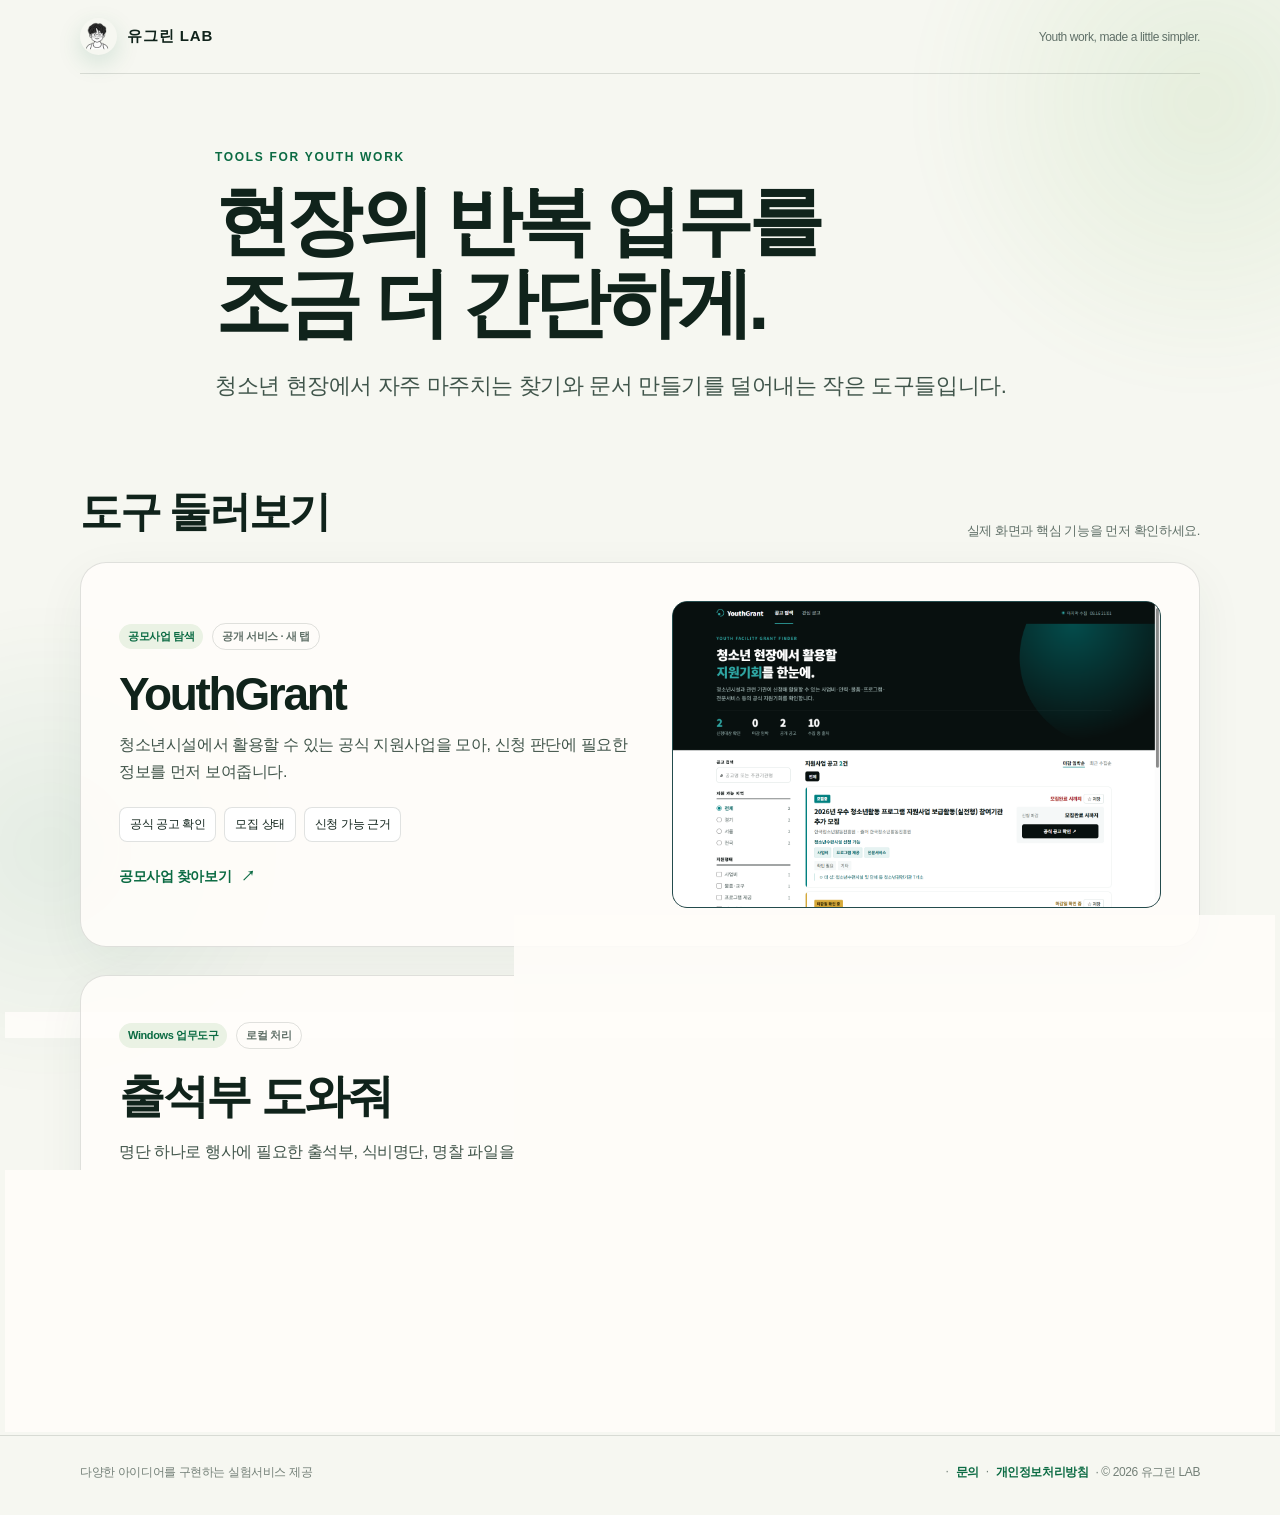
<file: index.html>
<!doctype html>
<html lang="ko">
<head>
  <meta charset="utf-8">
  <meta name="viewport" content="width=device-width,initial-scale=1">
  <meta name="theme-color" content="#0b6b43">
  <meta name="description" content="유그린 LAB - 청소년 현장의 반복 업무를 더 간단하게 만드는 작은 도구들.">
  <title>유그린 LAB | 청소년 현장을 위한 작은 도구들</title>
  <link rel="stylesheet" href="./home.css">
</head>
<body>
  <header class="topbar wrap">
    <a class="brand" href="#top" aria-label="유그린 LAB 홈"><img src="./attendance-helper/assets/ugreen-lab-logo.webp" width="37" height="37" alt="">유그린 LAB</a>
    <span class="top-note">Youth work, made a little simpler.</span>
  </header>
  <main id="top">
    <section class="hero wrap" aria-labelledby="hero-title">
      <p class="eyebrow">TOOLS FOR YOUTH WORK</p>
      <h1 id="hero-title">현장의 반복 업무를<br>조금 더 간단하게.</h1>
      <p>청소년 현장에서 자주 마주치는 찾기와 문서 만들기를 덜어내는 작은 도구들입니다.</p>
    </section>
    <section class="products wrap" aria-labelledby="products-title">
      <div class="section-head"><h2 id="products-title">도구 둘러보기</h2><p>실제 화면과 핵심 기능을 먼저 확인하세요.</p></div>
      <div class="product-list">
        <a class="product-card" href="https://youthgrant.seoeum1711.workers.dev/" target="_blank" rel="noopener noreferrer" aria-label="YouthGrant 공모사업 찾아줘 새 탭에서 열기">
          <div>
            <div class="product-meta"><span class="type">공모사업 탐색</span><span class="status">공개 서비스 · 새 탭</span></div>
            <h3>YouthGrant</h3>
            <p class="value">청소년시설에서 활용할 수 있는 공식 지원사업을 모아, 신청 판단에 필요한 정보를 먼저 보여줍니다.</p>
            <ul class="features"><li>공식 공고 확인</li><li>모집 상태</li><li>신청 가능 근거</li></ul>
            <span class="cta">공모사업 찾아보기 <span aria-hidden="true">↗</span><span class="sr-only">새 탭에서 열림</span></span>
          </div>
          <div class="preview grant-preview"><img src="./attendance-helper/assets/youthgrant-public-ui.png" width="1365" height="853" loading="lazy" alt="YouthGrant 공개 공고 목록의 실제 화면"></div>
        </a>
        <a class="product-card" href="./attendance-helper/" aria-label="출석부 도와줘 자세히 보기">
          <div>
            <div class="product-meta"><span class="type">Windows 업무도구</span><span class="status">로컬 처리</span></div>
            <h3>출석부 도와줘</h3>
            <p class="value">명단 하나로 행사에 필요한 출석부, 식비명단, 명찰 파일을 한 번에 준비합니다.</p>
            <ul class="features"><li>출석부 XLSX</li><li>식비명단 XLSX</li><li>명찰 PDF</li></ul>
            <span class="cta">실제 앱 흐름 보기 <span aria-hidden="true">→</span></span>
          </div>
          <div class="preview attendance-flow"><div class="window-bar" aria-hidden="true"><i></i><i></i><i></i></div><div class="flow-image"><img src="./attendance-helper/assets/02-column-review.webp" width="1440" height="1640" loading="lazy" alt=""></div><div class="flow-results" aria-label="명단 하나에서 세 가지 결과물"><span><b>출석부</b>XLSX</span><span><b>식비명단</b>XLSX</span><span><b>명찰</b>PDF</span></div></div>
        </a>
      </div>
    </section>
  </main>
  <footer class="site-footer"><div class="wrap footer-inner"><span>다양한 아이디어를 구현하는 실험서비스 제공</span><span class="footer-copy">· <a href="mailto:youthgreen94@gmail.com">문의</a> · <a href="./privacy/">개인정보처리방침</a> · © 2026 유그린 LAB</span></div></footer>
  <script>document.documentElement.classList.add('js');const cards=[...document.querySelectorAll('.product-card')];if('IntersectionObserver'in window){const observer=new IntersectionObserver(entries=>entries.forEach(entry=>{if(entry.isIntersecting){entry.target.classList.add('visible');observer.unobserve(entry.target)}}),{threshold:.18});cards.forEach(card=>observer.observe(card))}else cards.forEach(card=>card.classList.add('visible'));cards.forEach(card=>card.addEventListener('pointermove',event=>{const rect=card.getBoundingClientRect();card.style.setProperty('--x',event.clientX-rect.left+'px');card.style.setProperty('--y',event.clientY-rect.top+'px')}));</script>
</body>
</html>
</file>
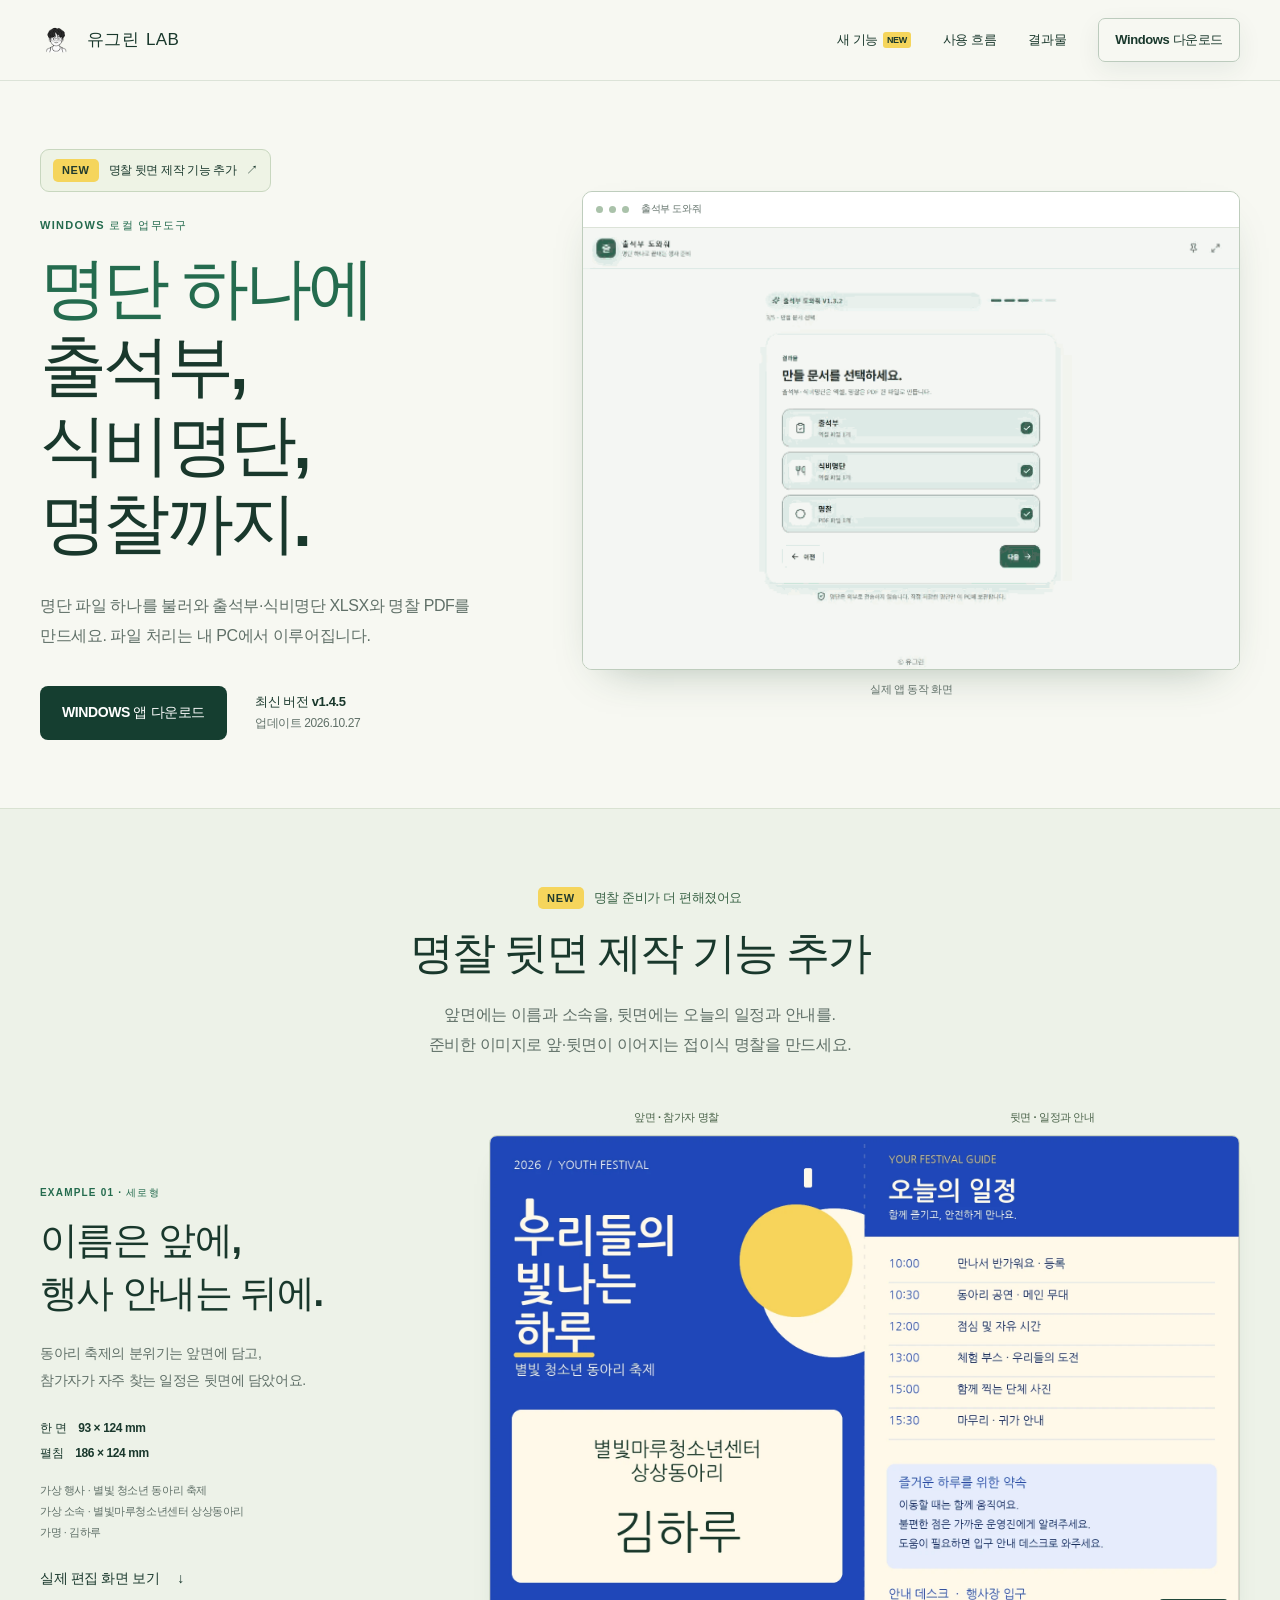
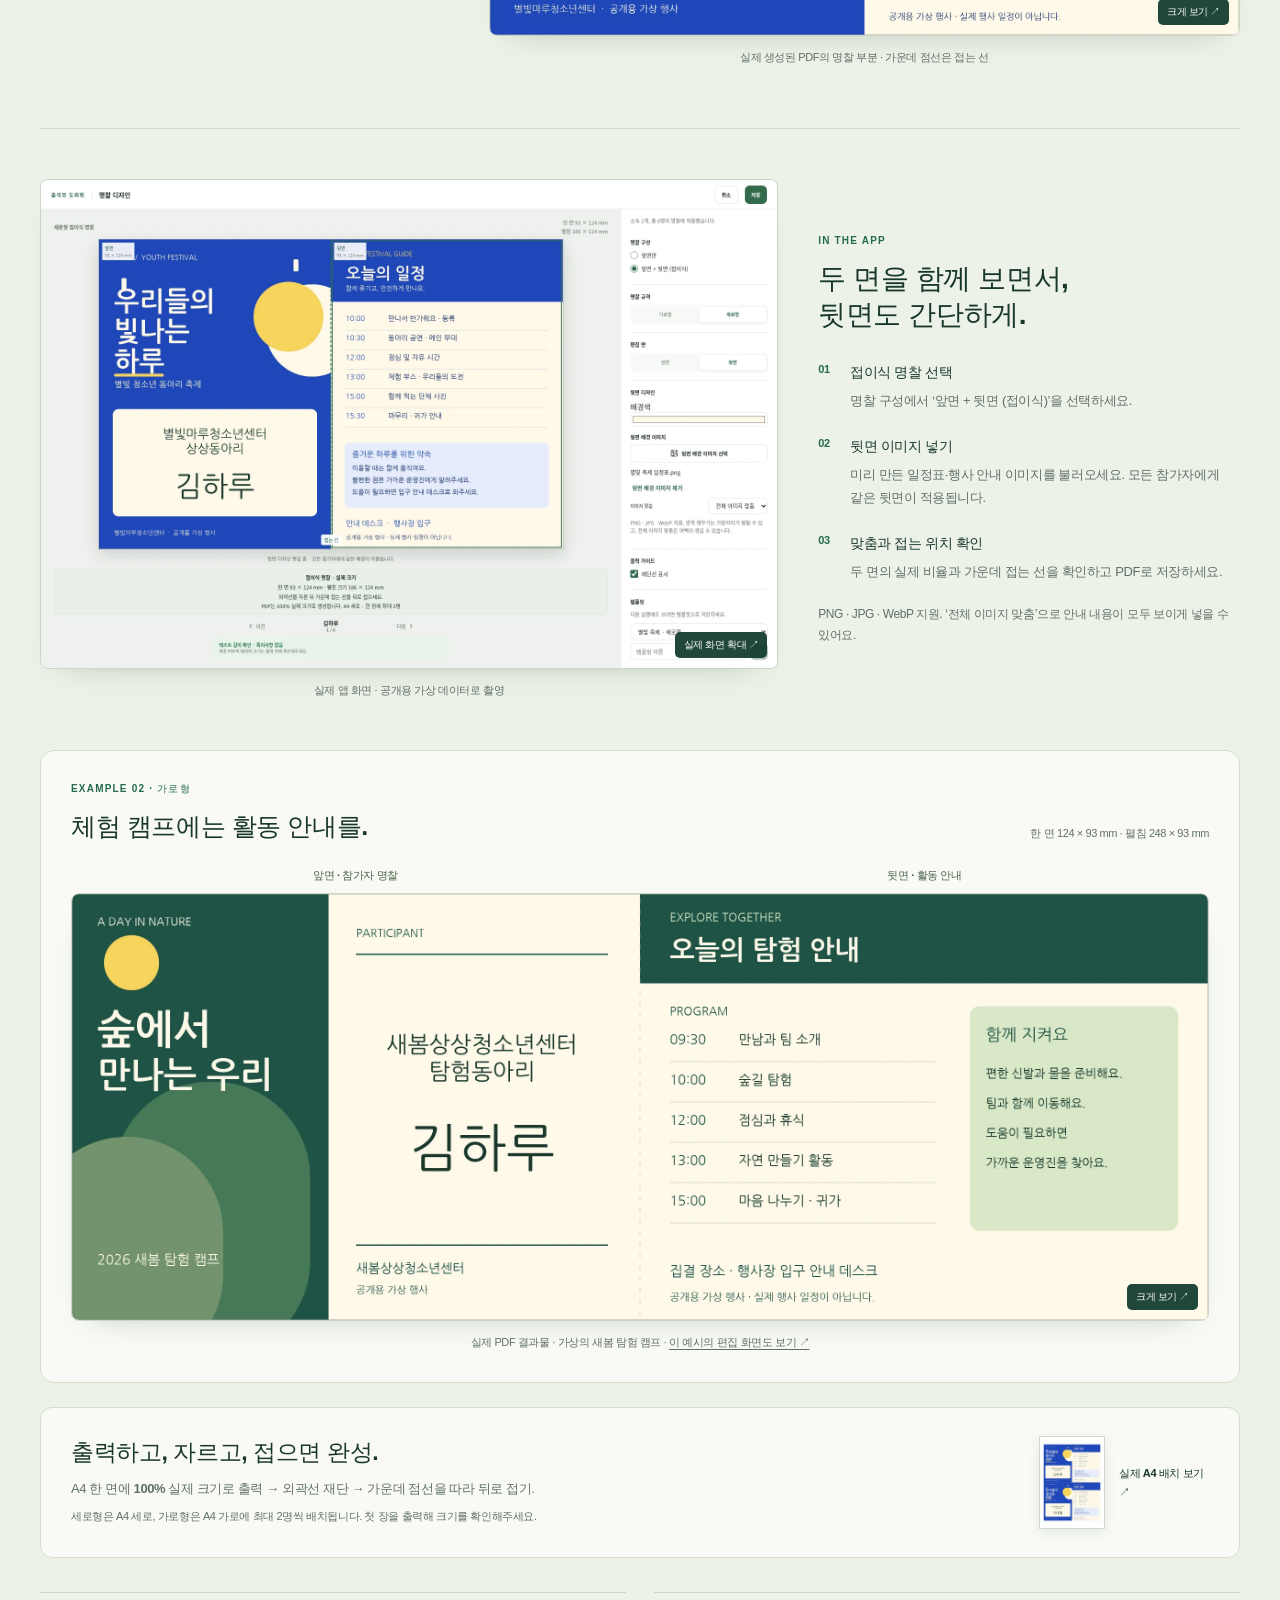
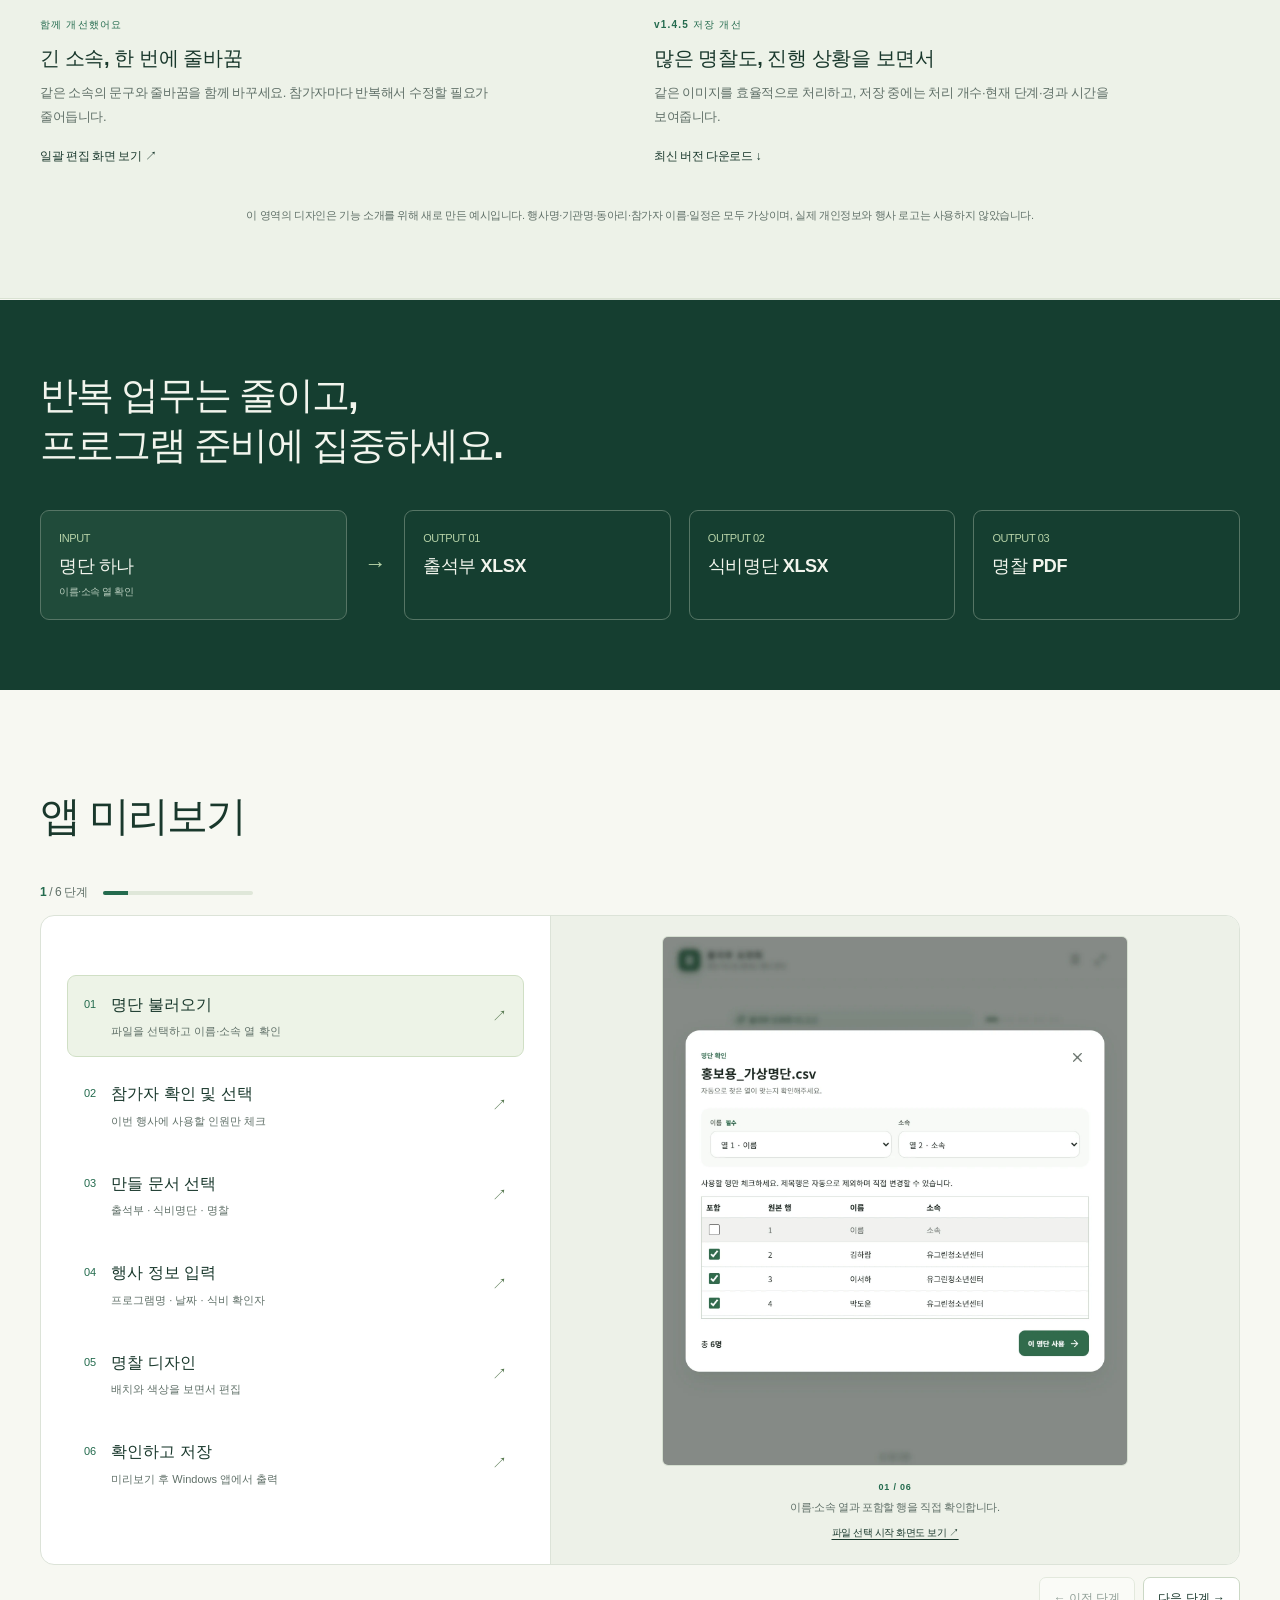
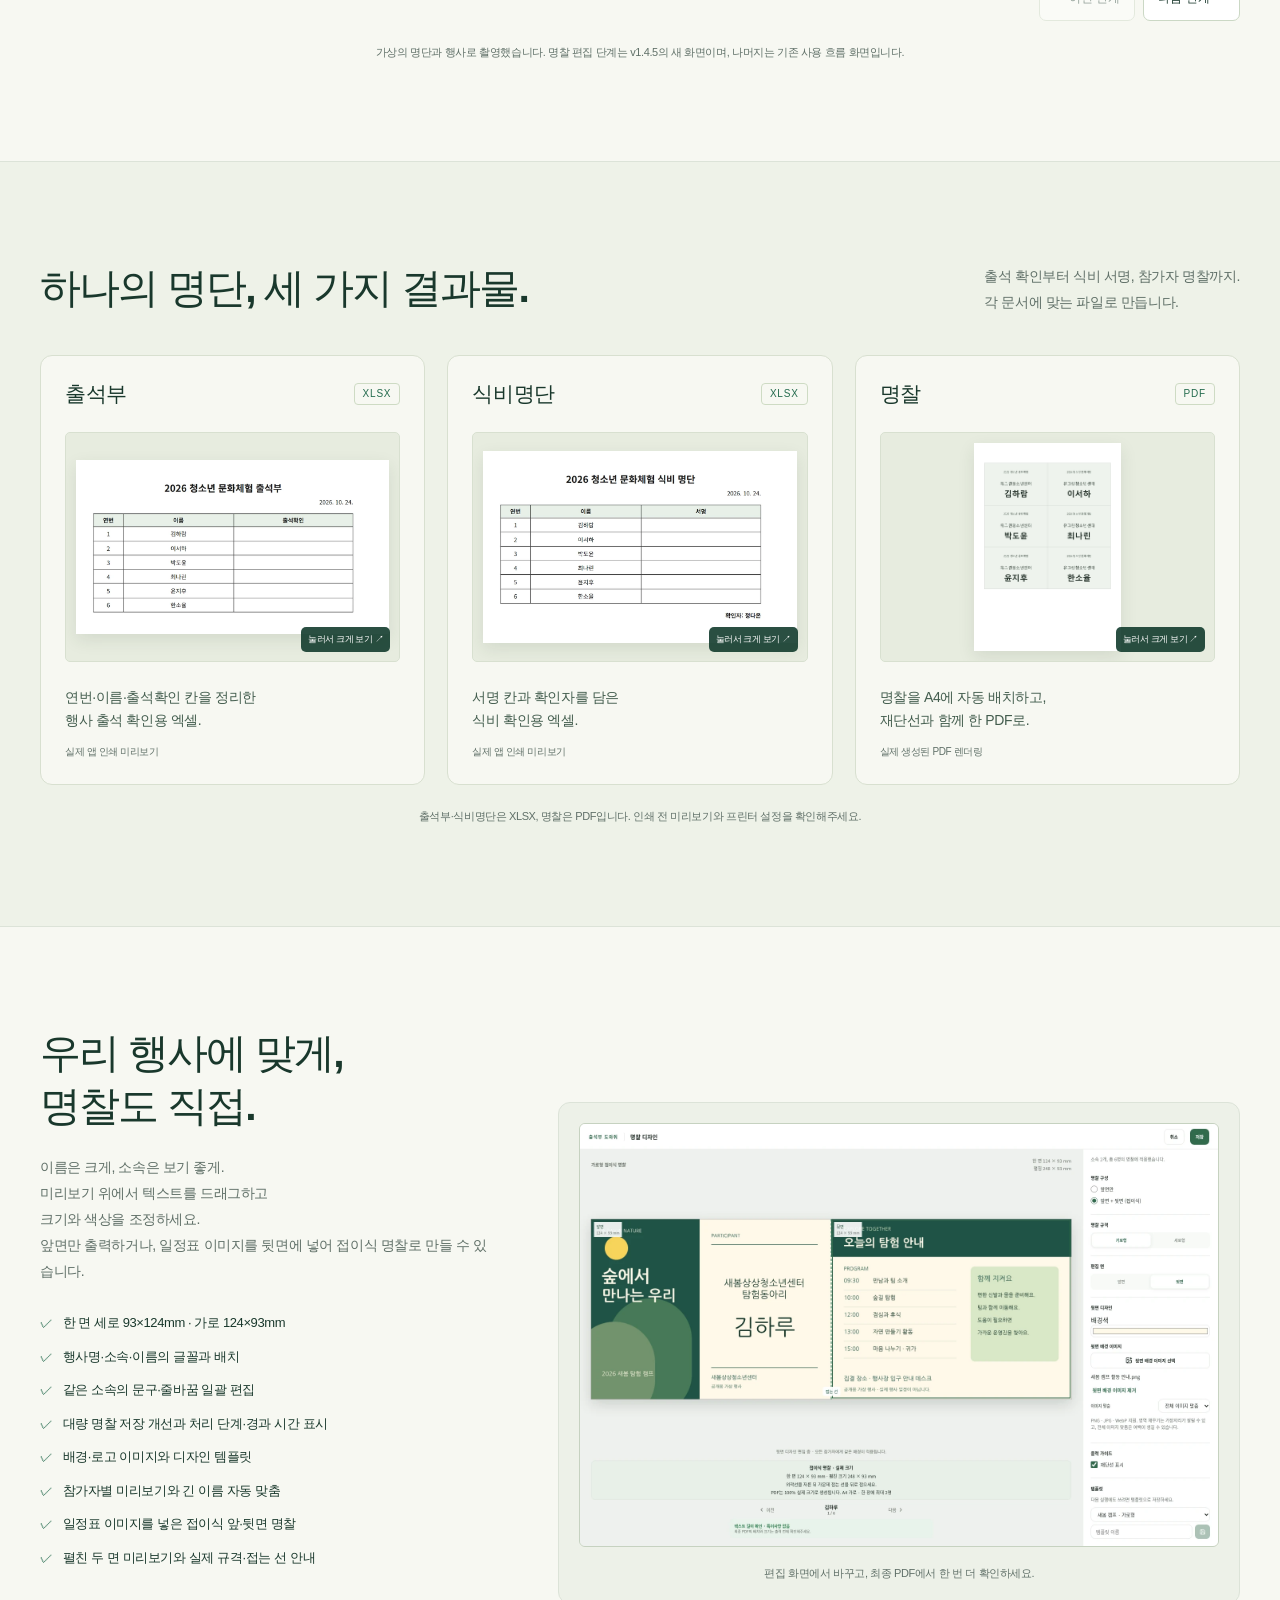
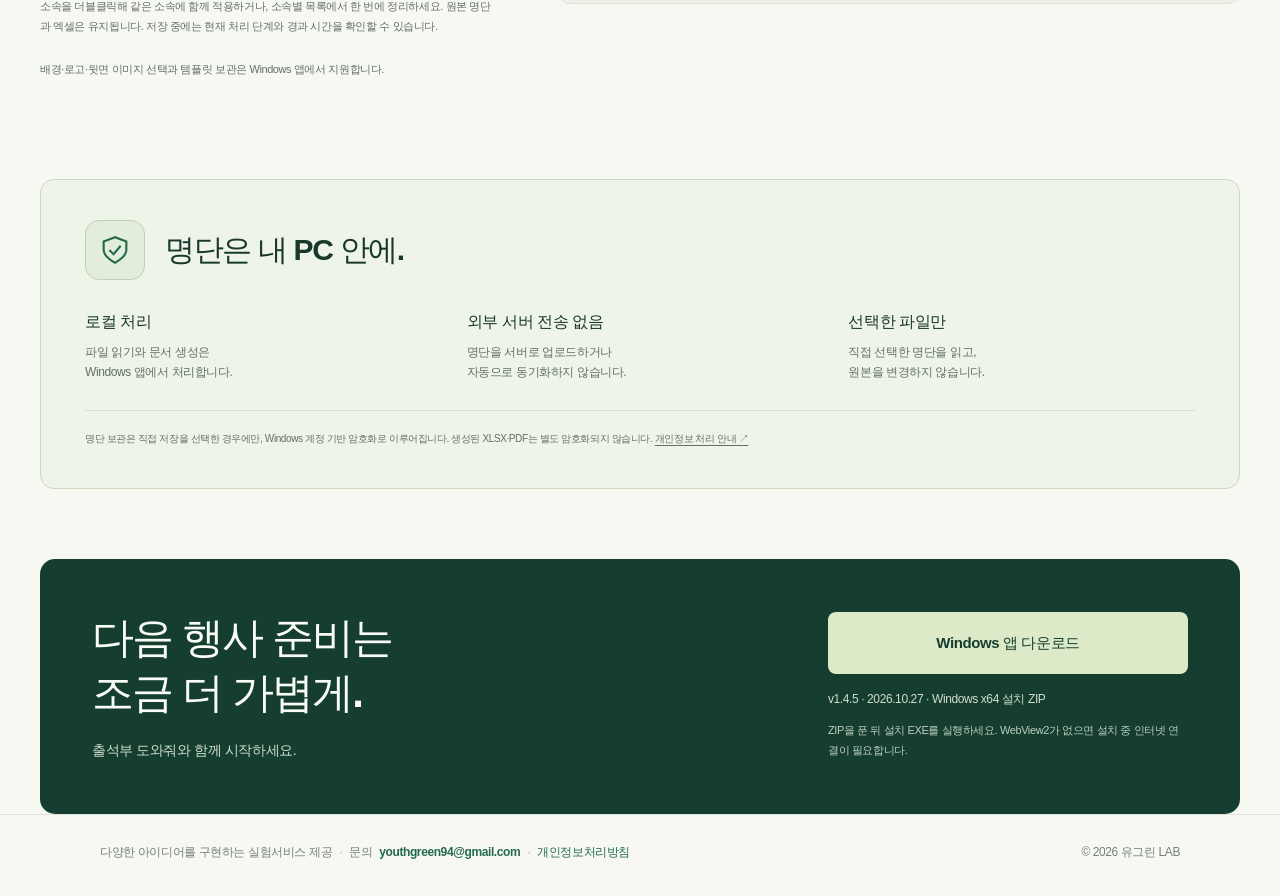
<file: attendance-helper/index.html>
<!doctype html>
<html lang="ko">
<head>
  <meta charset="utf-8">
  <meta name="viewport" content="width=device-width,initial-scale=1">
  <title>출석부 도와줘 | 명단 하나로 출석부, 식비명단, 명찰까지</title>
  <meta name="description" content="명단을 불러오고, 참가자를 고르고, 필요한 문서를 만드세요. 앞면 명찰과 뒷면 일정표를 한 장에 담는 접이식 명찰도 지원합니다. 출석부·식비명단 XLSX와 명찰 PDF를 만드는 Windows 로컬 업무도구.">
  <meta name="theme-color" content="#153e30">
  <meta property="og:title" content="명단 하나로 출석부, 식비명단, 명찰까지">
  <meta property="og:description" content="반복 업무는 줄이고, 프로그램 준비에 집중하세요. 유그린 LAB의 Windows 로컬 업무도구.">
  <meta property="og:site_name" content="유그린 LAB">
  <meta property="og:type" content="website">
  <meta property="og:url" content="https://youthgreen.github.io/attendance-helper/">
  <meta property="og:image" content="https://youthgreen.github.io/attendance-helper/assets/new-festival-spread.webp">
  <link rel="canonical" href="https://youthgreen.github.io/attendance-helper/">
  <link rel="icon" href="./assets/ugreen-lab-logo.webp" type="image/webp">
  <link rel="stylesheet" href="./styles.css">
  <script src="./page.js" defer></script>
</head>
<body>
  <a class="skip-link" href="#main">본문으로 이동</a>
  <header class="site-header">
    <nav class="nav wrap" aria-label="주 메뉴">
      <a class="brand" href="/" aria-label="유그린 LAB 홈"><span class="brand-mark" aria-hidden="true" style="background:transparent;box-shadow:none;overflow:hidden"><img src="./assets/ugreen-lab-logo.webp" width="35" height="35" alt="" style="width:100%;height:100%;object-fit:contain"></span>유그린 <span class="brand-light">LAB</span></a>
      <div class="nav-links"><a class="nav-new" href="#whats-new">새 기능 <span>NEW</span></a><a href="#how-it-works">사용 흐름</a><a href="#outputs">결과물</a><a class="nav-download" href="#download">Windows 다운로드</a></div>
    </nav>
    <nav class="section-nav" aria-label="페이지 둘러보기"><a href="#whats-new">새 기능 <span class="mobile-new">NEW</span></a><a href="#how-it-works">둘러보기</a><a href="#outputs">결과물</a><a href="#download">다운로드</a></nav>
  </header>
  <main id="main">
    <section class="hero wrap" aria-labelledby="hero-title">
      <div class="hero-copy">
        <a class="hero-news" href="#whats-new"><span class="new-badge">NEW</span><span>명찰 뒷면 제작 기능 추가</span><span aria-hidden="true">↗</span></a>
        <p class="hero-kicker">WINDOWS 로컬 업무도구</p>
        <h1 id="hero-title"><span>명단 하나에</span><br>출석부, 식비명단,<br>명찰까지.</h1>
        <p class="hero-description">명단 파일 하나를 불러와 출석부·식비명단 XLSX와 명찰 PDF를 만드세요. 파일 처리는 내 PC에서 이루어집니다.</p>
        <div class="hero-actions"><a class="button primary" href="#download">WINDOWS 앱 다운로드</a><p class="release-meta"><strong>최신 버전 v1.4.5</strong><span>업데이트 2026.10.27</span></p></div>
      </div>
      <figure class="hero-demo"><div class="app-window"><div class="app-window-bar" aria-hidden="true"><i></i><i></i><i></i><span>출석부 도와줘</span></div><picture class="workflow-animation"><source media="(prefers-reduced-motion: reduce)" srcset="./assets/02-column-review.webp"><img class="workflow-gif" src="./assets/workflow.gif" width="640" height="430" fetchpriority="high" alt="명단 확인부터 문서 선택과 저장 전 확인까지 이어지는 실제 앱 동작"></picture></div><figcaption>실제 앱 동작 화면</figcaption></figure>
    </section>
    <section class="badge-update" id="whats-new" aria-labelledby="update-title">
      <div class="wrap">
        <div class="update-heading">
          <p class="update-kicker"><span class="new-badge">NEW</span> 명찰 준비가 더 편해졌어요</p>
          <h2 id="update-title">명찰 뒷면 제작 기능 추가</h2>
          <p>앞면에는 이름과 소속을, 뒷면에는 오늘의 일정과 안내를.<br>준비한 이미지로 앞·뒷면이 이어지는 접이식 명찰을 만드세요.</p>
        </div>
        <div class="update-spotlight">
          <div class="spotlight-copy">
            <span class="sample-number">EXAMPLE 01 · 세로형</span>
            <h3>이름은 앞에,<br>행사 안내는 뒤에.</h3>
            <p>동아리 축제의 분위기는 앞면에 담고,<br>참가자가 자주 찾는 일정은 뒷면에 담았어요.</p>
            <div class="sample-spec"><span>한 면 <strong>93 × 124 mm</strong></span><span>펼침 <strong>186 × 124 mm</strong></span></div>
            <p class="sample-context">가상 행사 · 별빛 청소년 동아리 축제<br>가상 소속 · 별빛마루청소년센터 상상동아리<br>가명 · 김하루</p>
            <a class="text-link" href="#badge-live-screen">실제 편집 화면 보기 <span aria-hidden="true">↓</span></a>
          </div>
          <figure class="showcase-figure">
            <div class="face-labels" aria-hidden="true"><span>앞면 · 참가자 명찰</span><span>뒷면 · 일정과 안내</span></div>
            <a class="zoom-image" href="./assets/new-festival-spread.webp" data-lightbox data-caption="세로형 접이식 명찰 · 실제 생성된 PDF에서 한 명찰을 발췌했습니다. 행사·기관·이름은 모두 가상 예시입니다."><img src="./assets/new-festival-spread.webp" width="1860" height="1240" loading="lazy" alt="파랑과 노랑으로 디자인한 가상 축제 명찰. 앞면에는 김하루와 두 줄 소속, 뒷면에는 일정표와 활동 안내가 있습니다."><span class="zoom-hint">크게 보기 ↗</span></a>
            <figcaption>실제 생성된 PDF의 명찰 부분 · 가운데 점선은 접는 선</figcaption>
          </figure>
        </div>
        <div class="update-editor" id="badge-live-screen">
          <figure class="showcase-figure"><a class="zoom-image" href="./assets/new-festival-editor.webp" data-lightbox data-caption="v1.4.5 실제 앱 편집 화면 · 가상 명단과 예시 이미지를 불러와 뒷면을 선택한 상태입니다."><img src="./assets/new-festival-editor.webp" width="1600" height="1060" loading="lazy" alt="실제 명찰 편집기에서 앞면과 뒷면을 함께 확인하고, 오른쪽에서 뒷면 배경 이미지와 전체 이미지 맞춤을 선택한 화면"><span class="zoom-hint">실제 화면 확대 ↗</span></a><figcaption>실제 앱 화면 · 공개용 가상 데이터로 촬영</figcaption></figure>
          <div class="editor-story"><span class="sample-number">IN THE APP</span><h3>두 면을 함께 보면서,<br>뒷면도 간단하게.</h3>
            <ol class="feature-steps"><li><strong>접이식 명찰 선택</strong><p>명찰 구성에서 ‘앞면 + 뒷면 (접이식)’을 선택하세요.</p></li><li><strong>뒷면 이미지 넣기</strong><p>미리 만든 일정표·행사 안내 이미지를 불러오세요. 모든 참가자에게 같은 뒷면이 적용됩니다.</p></li><li><strong>맞춤과 접는 위치 확인</strong><p>두 면의 실제 비율과 가운데 접는 선을 확인하고 PDF로 저장하세요.</p></li></ol>
            <p class="fine">PNG · JPG · WebP 지원. ‘전체 이미지 맞춤’으로 안내 내용이 모두 보이게 넣을 수 있어요.</p>
          </div>
        </div>
        <article class="camp-example">
          <div class="camp-heading"><div><span class="sample-number">EXAMPLE 02 · 가로형</span><h3>체험 캠프에는 활동 안내를.</h3></div><p>한 면 124 × 93 mm · 펼침 248 × 93 mm</p></div>
          <figure class="showcase-figure"><div class="face-labels" aria-hidden="true"><span>앞면 · 참가자 명찰</span><span>뒷면 · 활동 안내</span></div><a class="zoom-image" href="./assets/new-camp-spread.webp" data-lightbox data-caption="가로형 접이식 명찰 · 새봄 탐험 캠프, 새봄상상청소년센터, 김하루는 가상 예시입니다. 실제 생성된 PDF의 명찰 부분입니다."><img src="./assets/new-camp-spread.webp" width="2480" height="930" loading="lazy" alt="초록색 숲을 표현한 가로형 가상 캠프 명찰. 왼쪽은 이름과 소속이 있는 앞면, 오른쪽은 탐험 일정과 안내가 있는 뒷면입니다."><span class="zoom-hint">크게 보기 ↗</span></a><figcaption>실제 PDF 결과물 · 가상의 새봄 탐험 캠프 · <a href="./assets/new-camp-editor.webp" data-lightbox data-caption="가로형 접이식 명찰의 실제 앱 편집 화면 · 가상 데이터">이 예시의 편집 화면도 보기 ↗</a></figcaption></figure>
        </article>
        <div class="print-guide"><div><h3>출력하고, 자르고, 접으면 완성.</h3><p>A4 한 면에 <strong>100% 실제 크기</strong>로 출력 → 외곽선 재단 → 가운데 점선을 따라 뒤로 접기.</p><p class="fine">세로형은 A4 세로, 가로형은 A4 가로에 최대 2명씩 배치됩니다. 첫 장을 출력해 크기를 확인해주세요.</p></div><a class="print-preview-link" href="./assets/new-festival-sheet.webp" data-lightbox data-caption="실제 A4 PDF 첫 장 · 접이식 명찰 2명, 외곽 재단선과 가운데 접는 선. 가상 참가자 6명은 총 3쪽으로 생성됩니다."><img src="./assets/new-festival-sheet.webp" width="1072" height="1516" loading="lazy" alt="접이식 명찰 두 개가 실제 크기로 배치된 A4 PDF 첫 장"><span>실제 A4 배치 보기 ↗</span></a></div>
        <div class="update-extras"><article><span class="sample-number">함께 개선했어요</span><h3>긴 소속, 한 번에 줄바꿈</h3><p>같은 소속의 문구와 줄바꿈을 함께 바꾸세요. 참가자마다 반복해서 수정할 필요가 줄어듭니다.</p><a class="text-link" href="./assets/new-festival-batch.webp" data-lightbox data-caption="실제 소속별 일괄 편집 화면 · 가상의 두 동아리, 총 6명에게 줄바꿈을 적용하는 모습">일괄 편집 화면 보기 ↗</a></article><article><span class="sample-number">v1.4.5 저장 개선</span><h3>많은 명찰도, 진행 상황을 보면서</h3><p>같은 이미지를 효율적으로 처리하고, 저장 중에는 처리 개수·현재 단계·경과 시간을 보여줍니다.</p><a class="text-link" href="#download">최신 버전 다운로드 ↓</a></article></div>
        <p class="sample-disclosure">이 영역의 디자인은 기능 소개를 위해 새로 만든 예시입니다. 행사명·기관명·동아리·참가자 이름·일정은 모두 가상이며, 실제 개인정보와 행사 로고는 사용하지 않았습니다.</p>
      </div>
    </section>
    <div class="page-divider wrap" aria-hidden="true"></div>
    <section class="value-section"><div class="wrap"><h2>반복 업무는 줄이고,<br>프로그램 준비에 집중하세요.</h2><div class="value-grid result-flow"><article><span class="value-icon" aria-hidden="true">INPUT</span><h3>명단 하나</h3><small>이름·소속 열 확인</small></article><span class="flow-arrow" aria-hidden="true">→</span><article><span class="value-icon" aria-hidden="true">OUTPUT 01</span><h3>출석부 XLSX</h3></article><article><span class="value-icon" aria-hidden="true">OUTPUT 02</span><h3>식비명단 XLSX</h3></article><article><span class="value-icon" aria-hidden="true">OUTPUT 03</span><h3>명찰 PDF</h3></article></div></div></section>
    <section class="section wrap" id="how-it-works" aria-labelledby="steps-title">
      <div class="section-heading"><div><h2 id="steps-title">앱 미리보기</h2></div></div>
      <div class="walkthrough-meta"><p id="step-progress" aria-live="polite"><strong>1</strong> / 6 단계</p><div class="progress-track" aria-hidden="true"><span></span></div></div>
      <div class="walkthrough">
        <div class="step-list" role="tablist" aria-label="앱 사용 단계" aria-orientation="vertical">
          <button id="tab-import" role="tab" aria-selected="true" aria-controls="panel-import"><span>01</span><span><strong>명단 불러오기</strong><small>파일을 선택하고 이름·소속 열 확인</small></span><b aria-hidden="true">↗</b></button>
          <button id="tab-people" role="tab" aria-selected="false" aria-controls="panel-people" tabindex="-1"><span>02</span><span><strong>참가자 확인 및 선택</strong><small>이번 행사에 사용할 인원만 체크</small></span><b aria-hidden="true">↗</b></button>
          <button id="tab-docs" role="tab" aria-selected="false" aria-controls="panel-docs" tabindex="-1"><span>03</span><span><strong>만들 문서 선택</strong><small>출석부 · 식비명단 · 명찰</small></span><b aria-hidden="true">↗</b></button>
          <button id="tab-event" role="tab" aria-selected="false" aria-controls="panel-event" tabindex="-1"><span>04</span><span><strong>행사 정보 입력</strong><small>프로그램명 · 날짜 · 식비 확인자</small></span><b aria-hidden="true">↗</b></button>
          <button id="tab-badge" role="tab" aria-selected="false" aria-controls="panel-badge" tabindex="-1"><span>05</span><span><strong>명찰 디자인</strong><small>배치와 색상을 보면서 편집</small></span><b aria-hidden="true">↗</b></button>
          <button id="tab-save" role="tab" aria-selected="false" aria-controls="panel-save" tabindex="-1"><span>06</span><span><strong>확인하고 저장</strong><small>미리보기 후 Windows 앱에서 출력</small></span><b aria-hidden="true">↗</b></button>
        </div>
        <div class="step-panels">
          <figure id="panel-import" role="tabpanel" aria-labelledby="tab-import" tabindex="0"><a href="./assets/02-column-review.webp" data-lightbox data-caption="명단 불러오기 · 이름과 소속 열, 포함할 행을 확인합니다."><img src="./assets/02-column-review.webp" width="1440" height="1640" loading="lazy" alt="가상 명단 CSV에서 이름과 소속 열을 확인하는 실제 앱 화면"></a><figcaption><span>01 / 06</span>이름·소속 열과 포함할 행을 직접 확인합니다.</figcaption><a class="small-link" href="./assets/01-import.webp" data-lightbox data-caption="명단 가져오기 시작 화면">파일 선택 시작 화면도 보기 ↗</a></figure>
          <figure id="panel-people" role="tabpanel" aria-labelledby="tab-people" tabindex="0" hidden><a href="./assets/03-participants.webp" data-lightbox data-caption="참가자 선택 · 가상 참가자 6명 중 5명을 선택한 화면"><img src="./assets/03-participants.webp" width="1440" height="1640" loading="lazy" alt="전체 6명의 가상 참가자 중 한소율을 제외한 5명을 선택한 화면"></a><figcaption><span>02 / 06</span>체크를 해제해도 원본 명단은 바뀌지 않습니다.</figcaption></figure>
          <figure id="panel-docs" role="tabpanel" aria-labelledby="tab-docs" tabindex="0" hidden><a href="./assets/04-documents.webp" data-lightbox data-caption="문서 선택 · 출석부와 식비명단은 XLSX, 명찰은 PDF"><img src="./assets/04-documents.webp" width="1440" height="1640" loading="lazy" alt="출석부, 식비명단, 명찰 세 가지 문서를 선택하는 실제 화면"></a><figcaption><span>03 / 06</span>필요한 문서만 골라 한 번에 준비합니다.</figcaption></figure>
          <figure id="panel-event" role="tabpanel" aria-labelledby="tab-event" tabindex="0" hidden><a href="./assets/05-event.webp" data-lightbox data-caption="행사 정보 · 2026 청소년 문화체험 / 2026. 10. 24. / 가상 확인자 정다온"><img src="./assets/05-event.webp" width="1440" height="1640" loading="lazy" alt="2026 청소년 문화체험 행사명과 날짜, 확인자 정다온을 입력한 화면"></a><figcaption><span>04 / 06</span>행사 정보를 입력하고 출석부·식비명단을 미리 봅니다.</figcaption></figure>
          <figure id="panel-badge" role="tabpanel" aria-labelledby="tab-badge" tabindex="0" hidden><a href="./assets/new-festival-editor.webp" data-lightbox data-caption="v1.4.5 명찰 편집 · 가상 행사 이미지로 앞면과 뒷면을 함께 확인"><img src="./assets/new-festival-editor.webp" width="1600" height="1060" loading="lazy" alt="앞면과 일정표 뒷면이 나란히 보이는 실제 접이식 명찰 편집 화면"></a><figcaption><span>05 / 06</span>큰 작업 화면에서 앞·뒷면 명찰을 함께 확인합니다.</figcaption></figure>
          <figure id="panel-save" role="tabpanel" aria-labelledby="tab-save" tabindex="0" hidden><a href="./assets/07-save-review.webp" data-lightbox data-caption="저장 전 확인 · 실제 파일 생성은 Windows 앱에서 지원합니다."><img src="./assets/07-save-review.webp" width="1440" height="1640" loading="lazy" alt="참가자 6명과 결과 파일 3개를 확인하고 저장 위치를 선택하는 단계"></a><figcaption><span>06 / 06</span>참가자·행사·파일 개수를 확인한 뒤 저장 위치를 고릅니다.</figcaption></figure>
        </div>
      </div>
      <div hidden class="step-controls" aria-label="미리보기 단계 이동"><button type="button" data-step="previous">← 이전 단계</button><button type="button" data-step="next">다음 단계 →</button></div>
      <p class="section-note">가상의 명단과 행사로 촬영했습니다. 명찰 편집 단계는 v1.4.5의 새 화면이며, 나머지는 기존 사용 흐름 화면입니다.</p>
      <noscript><p>JavaScript 없이도 다음 실제 화면을 열 수 있습니다: <a href="./assets/03-participants.webp">참가자 선택</a> · <a href="./assets/04-documents.webp">문서 선택</a> · <a href="./assets/05-event.webp">행사 정보</a> · <a href="./assets/06-badge-editor.webp">명찰 편집</a> · <a href="./assets/07-save-review.webp">저장 전 확인</a></p></noscript>
    </section>
    <section class="section output-section" id="outputs" aria-labelledby="outputs-title"><div class="wrap">
      <div class="section-heading"><div><h2 id="outputs-title">하나의 명단, 세 가지 결과물.</h2></div><p>출석 확인부터 식비 서명, 참가자 명찰까지.<br>각 문서에 맞는 파일로 만듭니다.</p></div>
      <div class="output-grid">
        <article class="output-card"><div class="output-card-heading"><h3>출석부</h3><span class="file-tag">XLSX</span></div><a class="output-image" href="./assets/08-attendance-preview.webp" data-lightbox data-caption="출석부 · 실제 앱의 XLSX 인쇄 미리보기"><img src="./assets/attendance-detail.webp" width="1000" height="556" loading="lazy" alt="실제 출석부 미리보기의 연번, 이름, 출석확인 칸"></a><p>연번·이름·출석확인 칸을 정리한<br>행사 출석 확인용 엑셀.</p><small>실제 앱 인쇄 미리보기</small></article>
        <article class="output-card"><div class="output-card-heading"><h3>식비명단</h3><span class="file-tag">XLSX</span></div><a class="output-image" href="./assets/09-meal-preview.webp" data-lightbox data-caption="식비명단 · 실제 앱의 XLSX 인쇄 미리보기"><img src="./assets/meal-detail.webp" width="1000" height="613" loading="lazy" alt="실제 식비명단 미리보기의 연번, 이름, 서명 칸과 확인자"></a><p>서명 칸과 확인자를 담은<br>식비 확인용 엑셀.</p><small>실제 앱 인쇄 미리보기</small></article>
        <article class="output-card"><div class="output-card-heading"><h3>명찰</h3><span class="file-tag">PDF</span></div><a class="output-image badge-sheet" href="./assets/10-badge-pdf.webp" data-lightbox data-caption="실제 앱 생성기로 만든 PDF · 가상 참가자 6명, A4 1쪽"><img src="./assets/10-badge-pdf.webp" width="1273" height="1800" loading="lazy" alt="실제 생성된 A4 PDF에 가상 참가자 명찰 6개와 재단선이 배치된 모습"></a><p>명찰을 A4에 자동 배치하고,<br>재단선과 함께 한 PDF로.</p><small>실제 생성된 PDF 렌더링</small></article>
      </div>
      <p class="section-note">출석부·식비명단은 XLSX, 명찰은 PDF입니다. 인쇄 전 미리보기와 프린터 설정을 확인해주세요.</p>
    </div></section>
    <section class="section wrap badge-section" aria-labelledby="badge-title">
      <div class="badge-copy"><h2 id="badge-title">우리 행사에 맞게,<br>명찰도 직접.</h2><p>이름은 크게, 소속은 보기 좋게.<br>미리보기 위에서 텍스트를 드래그하고<br>크기와 색상을 조정하세요.<br>앞면만 출력하거나, 일정표 이미지를 뒷면에 넣어 접이식 명찰로 만들 수 있습니다.</p><ul class="check-list"><li>한 면 세로 93×124mm · 가로 124×93mm</li><li>행사명·소속·이름의 글꼴과 배치</li><li>같은 소속의 문구·줄바꿈 일괄 편집</li><li>대량 명찰 저장 개선과 처리 단계·경과 시간 표시</li><li>배경·로고 이미지와 디자인 템플릿</li><li>참가자별 미리보기와 긴 이름 자동 맞춤</li><li>일정표 이미지를 넣은 접이식 앞·뒷면 명찰</li><li>펼친 두 면 미리보기와 실제 규격·접는 선 안내</li></ul><p class="fine">소속을 더블클릭해 같은 소속에 함께 적용하거나, 소속별 목록에서 한 번에 정리하세요. 원본 명단과 엑셀은 유지됩니다. 저장 중에는 현재 처리 단계와 경과 시간을 확인할 수 있습니다.</p><p class="fine">배경·로고·뒷면 이미지 선택과 템플릿 보관은 Windows 앱에서 지원합니다.</p></div>
      <figure class="badge-feature"><a href="./assets/new-camp-editor.webp" data-lightbox data-caption="v1.4.5 가로형 접이식 명찰 · 가상 캠프 예시의 실제 편집 화면"><img src="./assets/new-camp-editor.webp" width="1600" height="1060" loading="lazy" alt="가상의 캠프 디자인을 넣은 가로형 접이식 명찰과 뒷면 이미지 설정을 함께 보여주는 실제 편집 화면"></a><figcaption>편집 화면에서 바꾸고, 최종 PDF에서 한 번 더 확인하세요.</figcaption></figure>
    </section>
    <section class="privacy-section wrap" aria-labelledby="privacy-title"><div class="privacy-intro"><span class="privacy-icon" aria-hidden="true"><svg width="34" height="34" viewBox="0 0 24 24" fill="none"><path d="M12 3 4 6v6c0 5 8 9 8 9s8-4 8-9V6l-8-3Z" stroke="currentColor" stroke-width="1.5"/><path d="m8 12 3 3 5-6" stroke="currentColor" stroke-width="1.5"/></svg></span><div><h2 id="privacy-title">명단은 내 PC 안에.</h2></div></div><div class="privacy-grid"><article><h3>로컬 처리</h3><p>파일 읽기와 문서 생성은<br>Windows 앱에서 처리합니다.</p></article><article><h3>외부 서버 전송 없음</h3><p>명단을 서버로 업로드하거나<br>자동으로 동기화하지 않습니다.</p></article><article><h3>선택한 파일만</h3><p>직접 선택한 명단을 읽고,<br>원본을 변경하지 않습니다.</p></article></div><p class="privacy-detail">명단 보관은 직접 저장을 선택한 경우에만, Windows 계정 기반 암호화로 이루어집니다. 생성된 XLSX·PDF는 별도 암호화되지 않습니다. <a href="/privacy/">개인정보 처리 안내 ↗</a></p></section>
    <section class="download-section wrap" id="download" aria-labelledby="download-title"><div><h2 id="download-title">다음 행사 준비는<br>조금 더 가볍게.</h2><p>출석부 도와줘와 함께 시작하세요.</p></div><div class="download-action"><a class="button download-button" href="https://github.com/youthgreen/youthgreen.github.io/releases/download/v1.4.5/Attendance-Helper-v1.4.5-Windows-x64.zip">Windows 앱 다운로드</a><p>v1.4.5 · 2026.10.27 · Windows x64 설치 ZIP</p><small>ZIP을 푼 뒤 설치 EXE를 실행하세요. WebView2가 없으면 설치 중 인터넷 연결이 필요합니다.</small></div></section>
  </main>
  <footer class="site-footer">
    <div class="footer-inner">
      <div class="footer-copy"><span>다양한 아이디어를 구현하는 실험서비스 제공</span><span class="footer-dot">·</span><span>문의</span><a href="mailto:youthgreen94@gmail.com">youthgreen94@gmail.com</a><span class="footer-dot">·</span><a href="/privacy/">개인정보처리방침</a></div>
      <span class="copyright">© 2026 유그린 LAB</span>
    </div>
  </footer>
  <dialog id="image-viewer" aria-labelledby="viewer-caption"><div class="viewer-toolbar"><p id="viewer-caption"></p><button type="button" id="viewer-close" aria-label="확대 이미지 닫기">닫기 <span aria-hidden="true">×</span></button></div><img id="viewer-image" alt=""></dialog>
</body>
</html>
</file>
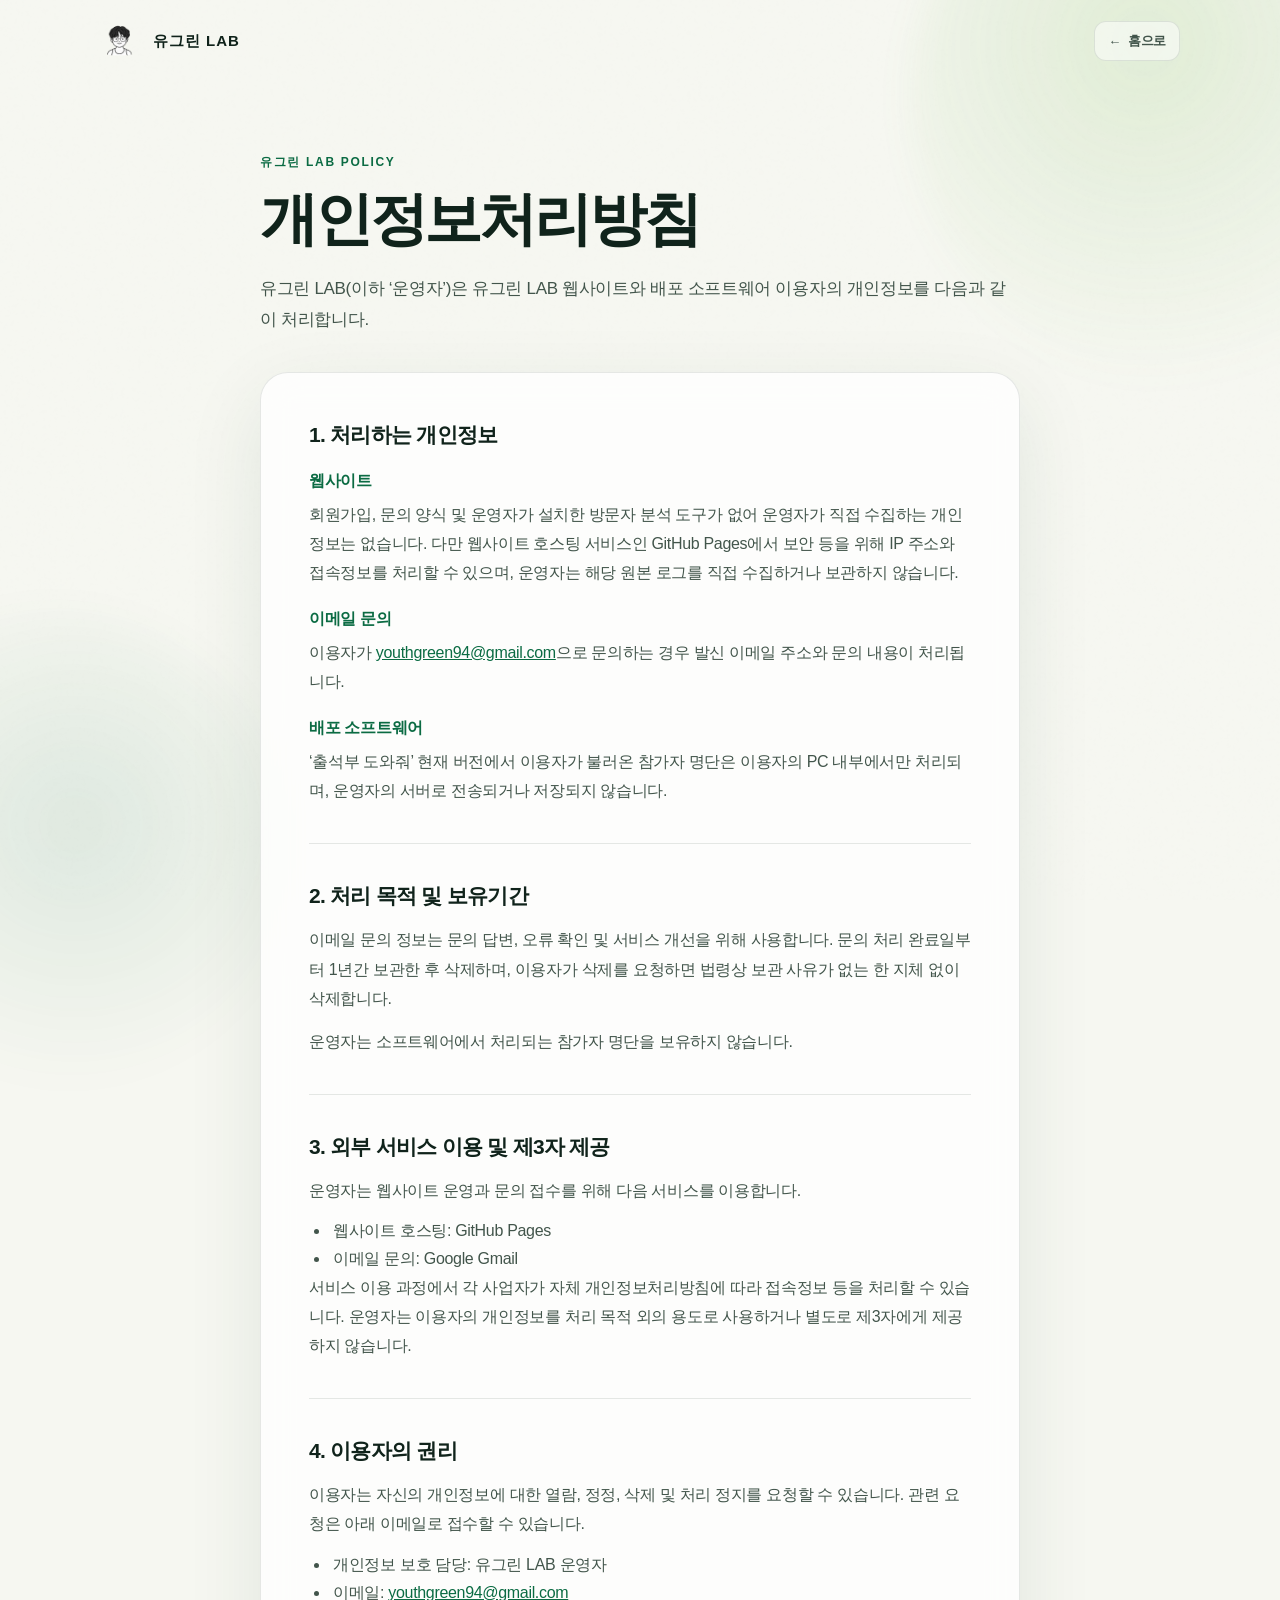
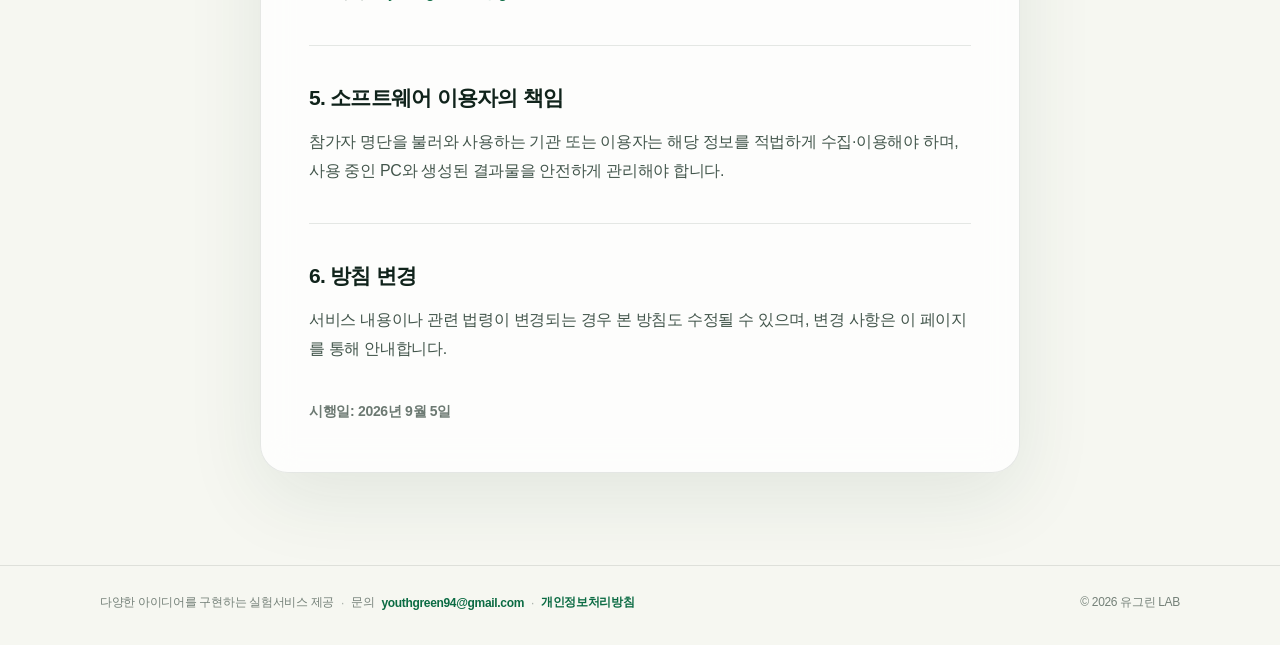
<file: privacy/index.html>
<!doctype html>
<html lang="ko">
<head>
  <meta charset="utf-8" />
  <meta name="viewport" content="width=device-width, initial-scale=1" />
  <meta name="theme-color" content="#0b6b43" />
  <meta name="description" content="유그린 LAB 웹사이트 및 소프트웨어의 개인정보 처리 안내" />
  <title>개인정보처리방침 | 유그린 LAB</title>
  <link rel="icon" href="../attendance-helper/assets/ugreen-lab-logo.webp" type="image/webp" />
  <style>
    :root{
      --bg:#f6f7f1;
      --ink:#10231b;
      --ink-soft:#42554b;
      --muted:#6c7972;
      --line:rgba(16,35,27,.10);
      --green:#0b6b43;
      --green-soft:#66ad49;
      --card:rgba(255,255,255,.76);
      --shadow:0 24px 80px rgba(17,62,43,.09);
    }
    *{box-sizing:border-box}
    html{scroll-behavior:smooth}
    body{
      margin:0;color:var(--ink);background:var(--bg);
      font-family:Pretendard,"Noto Sans KR","Apple SD Gothic Neo","Malgun Gothic",sans-serif;
      overflow-x:hidden;letter-spacing:-.02em;
    }
    body::before,body::after{
      content:"";position:fixed;z-index:-2;border-radius:50%;
      pointer-events:none;filter:blur(18px);opacity:.58;
    }
    body::before{
      width:46vw;height:46vw;min-width:440px;min-height:440px;
      right:-17vw;top:-15vw;
      background:radial-gradient(circle at 40% 40%,rgba(110,182,73,.27),rgba(110,182,73,0) 70%);
    }
    body::after{
      width:38vw;height:38vw;min-width:360px;min-height:360px;
      left:-15vw;bottom:-15vw;
      background:radial-gradient(circle at 55% 45%,rgba(11,107,67,.17),rgba(11,107,67,0) 72%);
    }
    .grain{
      position:fixed;inset:0;z-index:-1;pointer-events:none;opacity:.22;
      background-image:url("data:image/svg+xml,%3Csvg viewBox='0 0 180 180' xmlns='http://www.w3.org/2000/svg'%3E%3Cfilter id='n'%3E%3CfeTurbulence type='fractalNoise' baseFrequency='.9' numOctaves='4' stitchTiles='stitchTiles'/%3E%3C/filter%3E%3Crect width='100%25' height='100%25' filter='url(%23n)' opacity='.035'/%3E%3C/svg%3E");
    }
    .nav{
      width:min(1080px,calc(100% - 40px));height:82px;margin:0 auto;
      display:flex;align-items:center;justify-content:space-between;gap:20px;
    }
    .nav-brand{display:flex;align-items:center;gap:11px;color:inherit;text-decoration:none;font-weight:850;letter-spacing:.06em}
    .nav-mark{
      width:42px;height:42px;border-radius:50%;display:grid;place-items:center;
      background:transparent;box-shadow:none;overflow:hidden;
    }
    .nav-mark img{width:100%;height:100%;object-fit:contain;display:block}
    .nav-name{font-size:15px}
    .nav-home{
      display:inline-flex;align-items:center;gap:7px;padding:10px 13px;border-radius:12px;
      color:var(--ink-soft);font-size:13px;font-weight:750;text-decoration:none;
      border:1px solid var(--line);background:rgba(255,255,255,.52);
      transition:.2s ease;
    }
    .nav-home:hover{color:var(--green);border-color:rgba(11,107,67,.25);transform:translateX(-2px)}
    main{width:min(760px,calc(100% - 40px));margin:0 auto;padding:70px 0 92px}
    .eyebrow{margin:0 0 14px;color:var(--green);font-size:12px;font-weight:900;letter-spacing:.14em}
    h1{margin:0;font-size:clamp(38px,6vw,58px);letter-spacing:-.055em;line-height:1.08}
    .intro{margin:24px 0 36px;color:var(--ink-soft);font-size:17px;line-height:1.8}
    .policy{
      padding:clamp(26px,5vw,48px);border:1px solid var(--line);border-radius:28px;
      background:var(--card);backdrop-filter:blur(18px);box-shadow:var(--shadow);
    }
    .policy section+section{margin-top:38px;padding-top:38px;border-top:1px solid var(--line)}
    h2{margin:0 0 15px;font-size:21px;letter-spacing:-.035em}
    p{margin:0;color:var(--ink-soft);font-size:16px;line-height:1.82}
    p+p{margin-top:14px}
    h3{margin:22px 0 8px;font-size:16px;color:var(--green)}
    ul{margin:12px 0 0;padding-left:21px;color:var(--ink-soft)}
    li{padding-left:3px;font-size:16px;line-height:1.75}
    a{color:var(--green)}
    .effective{margin-top:36px;color:var(--muted);font-size:14px;font-weight:700}
    .site-footer{
      width:100%;border-top:1px solid var(--line);padding:28px 0 34px;
      color:#748078;font-size:12px;
    }
    .footer-inner{
      width:min(1080px,calc(100% - 40px));margin:0 auto;
      display:flex;align-items:center;justify-content:space-between;gap:24px;
    }
    .footer-copy{display:flex;align-items:center;gap:7px;flex-wrap:wrap}
    .footer-copy a{color:var(--green);font-weight:700;text-decoration:none}
    .footer-copy a:hover{text-decoration:underline}
    .footer-dot{opacity:.6}
    .copyright{white-space:nowrap;color:#748078}
    @media(max-width:600px){
      .nav{width:min(100% - 28px,1080px);height:70px}
      .nav-mark{width:38px;height:38px}
      .nav-name{font-size:13px}
      .nav-home{padding:9px 11px}
      main{width:min(100% - 28px,760px);padding:48px 0 68px}
      .intro{font-size:16px}
      .policy{border-radius:22px}
      .footer-inner{width:min(100% - 28px,1080px);align-items:flex-start;flex-direction:column;gap:8px}
      .copyright{white-space:normal}
    }
    @media(prefers-reduced-motion:reduce){*{scroll-behavior:auto!important;transition:none!important}}
  </style>
</head>
<body>
  <div class="grain"></div>

  <nav class="nav">
    <a class="nav-brand" href="/" aria-label="유그린 LAB 홈">
      <span class="nav-mark" aria-hidden="true"><img src="../attendance-helper/assets/ugreen-lab-logo.webp" width="42" height="42" alt="" /></span>
      <span class="nav-name">유그린 LAB</span>
    </a>
    <a class="nav-home" href="/"><span aria-hidden="true">←</span> 홈으로</a>
  </nav>

  <main>
    <p class="eyebrow">유그린 LAB POLICY</p>
    <h1>개인정보처리방침</h1>
    <p class="intro">유그린 LAB(이하 ‘운영자’)은 유그린 LAB 웹사이트와 배포 소프트웨어 이용자의 개인정보를 다음과 같이 처리합니다.</p>

    <article class="policy">
      <section>
        <h2>1. 처리하는 개인정보</h2>
        <h3>웹사이트</h3>
        <p>회원가입, 문의 양식 및 운영자가 설치한 방문자 분석 도구가 없어 운영자가 직접 수집하는 개인정보는 없습니다. 다만 웹사이트 호스팅 서비스인 GitHub Pages에서 보안 등을 위해 IP 주소와 접속정보를 처리할 수 있으며, 운영자는 해당 원본 로그를 직접 수집하거나 보관하지 않습니다.</p>

        <h3>이메일 문의</h3>
        <p>이용자가 <a href="mailto:youthgreen94@gmail.com">youthgreen94@gmail.com</a>으로 문의하는 경우 발신 이메일 주소와 문의 내용이 처리됩니다.</p>

        <h3>배포 소프트웨어</h3>
        <p>‘출석부 도와줘’ 현재 버전에서 이용자가 불러온 참가자 명단은 이용자의 PC 내부에서만 처리되며, 운영자의 서버로 전송되거나 저장되지 않습니다.</p>
      </section>

      <section>
        <h2>2. 처리 목적 및 보유기간</h2>
        <p>이메일 문의 정보는 문의 답변, 오류 확인 및 서비스 개선을 위해 사용합니다. 문의 처리 완료일부터 1년간 보관한 후 삭제하며, 이용자가 삭제를 요청하면 법령상 보관 사유가 없는 한 지체 없이 삭제합니다.</p>
        <p>운영자는 소프트웨어에서 처리되는 참가자 명단을 보유하지 않습니다.</p>
      </section>

      <section>
        <h2>3. 외부 서비스 이용 및 제3자 제공</h2>
        <p>운영자는 웹사이트 운영과 문의 접수를 위해 다음 서비스를 이용합니다.</p>
        <ul>
          <li>웹사이트 호스팅: GitHub Pages</li>
          <li>이메일 문의: Google Gmail</li>
        </ul>
        <p>서비스 이용 과정에서 각 사업자가 자체 개인정보처리방침에 따라 접속정보 등을 처리할 수 있습니다. 운영자는 이용자의 개인정보를 처리 목적 외의 용도로 사용하거나 별도로 제3자에게 제공하지 않습니다.</p>
      </section>

      <section>
        <h2>4. 이용자의 권리</h2>
        <p>이용자는 자신의 개인정보에 대한 열람, 정정, 삭제 및 처리 정지를 요청할 수 있습니다. 관련 요청은 아래 이메일로 접수할 수 있습니다.</p>
        <ul>
          <li>개인정보 보호 담당: 유그린 LAB 운영자</li>
          <li>이메일: <a href="mailto:youthgreen94@gmail.com">youthgreen94@gmail.com</a></li>
        </ul>
      </section>

      <section>
        <h2>5. 소프트웨어 이용자의 책임</h2>
        <p>참가자 명단을 불러와 사용하는 기관 또는 이용자는 해당 정보를 적법하게 수집·이용해야 하며, 사용 중인 PC와 생성된 결과물을 안전하게 관리해야 합니다.</p>
      </section>

      <section>
        <h2>6. 방침 변경</h2>
        <p>서비스 내용이나 관련 법령이 변경되는 경우 본 방침도 수정될 수 있으며, 변경 사항은 이 페이지를 통해 안내합니다.</p>
      </section>

      <p class="effective">시행일: 2026년 9월 5일</p>
    </article>
  </main>

  <footer class="site-footer">
    <div class="footer-inner">
      <div class="footer-copy">
        <span>다양한 아이디어를 구현하는 실험서비스 제공</span>
        <span class="footer-dot">·</span>
        <span>문의</span>
        <a href="mailto:youthgreen94@gmail.com">youthgreen94@gmail.com</a>
        <span class="footer-dot">·</span>
        <a href="/privacy/" aria-current="page">개인정보처리방침</a>
      </div>
      <span class="copyright">© 2026 유그린 LAB</span>
    </div>
  </footer>
</body>
</html>
</file>
<file: home.css>
:root {
  --bg:#f6f7f1;
  --ink:#10231b;
  --muted:#607068;
  --line:rgba(16,35,27,.13);
  --green:#0b6b43;
  --soft:#eaf2e4;
  --card:#fffdfa;
  --shadow:0 22px 65px rgba(17,62,43,.09)
}
* {
  box-sizing:border-box
}
html {
  scroll-behavior:smooth
}
body {
  margin:0;
  color:var(--ink);
  background:var(--bg);
  font-family:Pretendard,"Noto Sans KR","Apple SD Gothic Neo","Malgun Gothic",sans-serif;
  letter-spacing:-.025em;
  overflow-x:hidden
}
body:before,body:after {
  content:"";
  position:fixed;
  z-index:-2;
  border-radius:50%;
  pointer-events:none;
  filter:blur(18px);
  opacity:.5
}
body:before {
  width:46vw;
  height:46vw;
  min-width:440px;
  min-height:440px;
  right:-17vw;
  top:-15vw;
  background:radial-gradient(circle,rgba(110,182,73,.24),transparent 70%);
  animation:none
}
body:after {
  width:38vw;
  height:38vw;
  min-width:360px;
  min-height:360px;
  left:-15vw;
  bottom:-15vw;
  background:radial-gradient(circle,rgba(11,107,67,.15),transparent 72%);
  animation:none
}
a {
  color:inherit
}
.wrap {
  width:min(1120px,calc(100% - 40px));
  margin-inline:auto
}
.topbar {
  height:74px;
  display:flex;
  align-items:center;
  justify-content:space-between;
  border-bottom:1px solid var(--line);
  opacity:0;
  animation:reveal .6s .05s forwards
}
.brand {
  display:flex;
  align-items:center;
  gap:10px;
  text-decoration:none;
  font-size:15px;
  font-weight:850;
  letter-spacing:.06em
}
.brand img {
  width:37px;
  height:37px;
  border-radius:50%;
  object-fit:cover;
  box-shadow:0 8px 24px #0b6b4326;
  animation:none
}
.top-note {
  font-size:12px;
  color:var(--muted)
}
.hero {
  padding:76px 0 62px;
  max-width:850px;
  opacity:0;
  transform:translateY(20px);
  animation:reveal .75s .15s forwards
}
.eyebrow {
  margin:0 0 16px;
  color:var(--green);
  font-size:12px;
  font-weight:850;
  letter-spacing:.14em
}
.hero h1 {
  font-size:clamp(42px,6.2vw,76px);
  line-height:1.08;
  letter-spacing:-.06em;
  margin:0 0 24px
}
.hero p:last-child {
  font-size:clamp(17px,2vw,22px);
  line-height:1.65;
  margin:0;
  color:#40554b;
  word-break:keep-all
}
.products {
  padding:18px 0 94px
}
.section-head {
  display:flex;
  align-items:end;
  justify-content:space-between;
  margin-bottom:22px
}
.section-head h2 {
  font-size:clamp(28px,4vw,42px);
  margin:0;
  letter-spacing:-.05em
}
.section-head p {
  font-size:13px;
  color:var(--muted);
  margin:0
}
.product-list {
  display:grid;
  gap:28px
}
.product-card {
  --x:50%;
  --y:50%;
  position:relative;
  display:grid;
  grid-template-columns:minmax(0,1fr) minmax(390px,.95fr);
  gap:38px;
  align-items:center;
  padding:38px;
  border:1px solid var(--line);
  border-radius:26px;
  background:rgba(255,253,250,.88);
  box-shadow:0 16px 50px rgba(18,61,43,.06);
  text-decoration:none;
  overflow:hidden;
  opacity:1;
  transition:transform .25s,border-color .25s,box-shadow .25s
}
.js .product-card {
  opacity:0
}
.js .product-card.visible {
  animation:cardIn .65s forwards
}
.product-card:before {
  content:"";
  position:absolute;
  inset:0;
  pointer-events:none;
  background:radial-gradient(330px circle at var(--x) var(--y),rgba(102,173,73,.12),transparent 65%);
  opacity:0;
  transition:opacity .25s
}
.product-card:hover {
  transform:translateY(-3px);
  border-color:#79a88c;
  box-shadow:var(--shadow)
}
.product-card:hover:before {
  opacity:1
}
.product-card:focus-visible {
  outline:3px solid #bd7822;
  outline-offset:4px
}
.product-meta {
  display:flex;
  align-items:center;
  gap:9px;
  margin-bottom:17px
}
.type,.status {
  padding:5px 9px;
  border-radius:999px;
  font-size:11px;
  font-weight:750
}
.type {
  background:var(--soft);
  color:var(--green)
}
.status {
  border:1px solid var(--line);
  color:var(--muted)
}
.product-card h3 {
  font-size:clamp(30px,4vw,46px);
  letter-spacing:-.05em;
  margin:0 0 10px
}
.value {
  font-size:16px;
  line-height:1.7;
  color:#41554b;
  margin:0
}
.features {
  display:flex;
  flex-wrap:wrap;
  gap:8px;
  margin:22px 0 25px;
  padding:0;
  list-style:none
}
.features li {
  font-size:12px;
  border:1px solid var(--line);
  border-radius:8px;
  padding:8px 10px;
  background:#fff
}
.cta {
  display:inline-flex;
  align-items:center;
  gap:10px;
  font-size:14px;
  font-weight:850;
  color:var(--green)
}
.cta span {
  transition:transform .2s
}
.product-card:hover .cta span {
  transform:translateX(3px)
}
.preview {
  position:relative;
  z-index:1;
  border:1px solid #cbd8c9;
  border-radius:15px;
  background:#eef2e8;
  padding:10px;
  min-width:0
}
.window-bar {
  height:28px;
  display:flex;
  align-items:center;
  gap:5px;
  padding:0 5px
}
.window-bar i {
  width:7px;
  height:7px;
  border-radius:50%;
  background:#aac2aa
}
.preview img {
  width:100%;
  height:260px;
  object-fit:cover;
  object-position:top;
  border-radius:8px;
  border:1px solid #d2dacf
}
.attendance-flow {
  background:#fdfdfa;
  border-radius:8px;
  padding:14px
}
.flow-image {
  height:166px;
  overflow:hidden;
  border:1px solid #dce4d6;
  border-radius:6px
}
.flow-image img {
  height:100%;
  object-fit:cover;
  object-position:top
}
.flow-results {
  display:grid;
  grid-template-columns:repeat(3,1fr);
  gap:7px;
  margin-top:10px
}
.flow-results span {
  min-height:54px;
  display:flex;
  flex-direction:column;
  justify-content:center;
  padding:7px;
  background:#edf3e7;
  border:1px solid #d5e1ce;
  border-radius:6px;
  font-size:10px;
  color:#52665a
}
.flow-results b {
  font-size:11px;
  color:var(--ink)
}
.grant-preview {
  padding:0;
  background:#071512;
  border-color:#234b4d
}
.grant-preview img {
  display:block;
  width:100%;
  height:auto;
  aspect-ratio:850/531;
  object-fit:cover;
  object-position:top;
  border:0;
  border-radius:14px
}
.sr-only {
  position:absolute;
  width:1px;
  height:1px;
  padding:0;
  margin:-1px;
  overflow:hidden;
  clip:rect(0,0,0,0);
  white-space:nowrap;
  border:0
}
.site-footer {
  border-top:1px solid var(--line);
  padding:28px 0 34px;
  color:#748078;
  font-size:12px
}
.footer-inner {
  display:flex;
  align-items:center;
  justify-content:space-between;
  gap:24px
}
.footer-copy {
  display:flex;
  gap:7px;
  flex-wrap:wrap
}
.footer-copy a {
  color:var(--green);
  font-weight:700;
  text-decoration:none
}
@keyframes reveal {
  to {
    opacity:1;
    transform:none
  }
}
@keyframes cardIn {
  to {
    opacity:1
  }
}
@keyframes breathe {
  50% {
    transform:scale(1.045)
  }
}
@keyframes float {
  to {
    transform:translate(-4vw,4vh) scale(1.05)
  }
}
@media(max-width:800px) {
  .top-note {
    display:none
  }
  .hero {
    padding:54px 0 46px
  }
  .products {
    padding-bottom:62px
  }
  .section-head {
    display:block
  }
  .section-head p {
    margin-top:8px
  }
  .product-card {
    grid-template-columns:1fr;
    padding:24px;
    gap:25px
  }
  .preview {
    grid-row:1
  }
  .product-card h3 {
    font-size:33px
  }
  .preview img {
    height:220px
  }
  .grant-preview img {
    height:auto
  }
  .footer-inner {
    align-items:flex-start;
    flex-direction:column;
    gap:8px
  }
}
@media(max-width:420px) {
  .wrap {
    width:calc(100% - 28px)
  }
  .topbar {
    height:66px
  }
  .hero h1 {
    font-size:39px
  }
  .hero p:last-child {
    font-size:15px
  }
  .product-card {
    padding:16px;
    border-radius:20px
  }
  .preview {
    padding:7px
  }
  .grant-preview img {
    height:auto
  }
  .flow-image {
    height:132px
  }
  .flow-results span {
    font-size:9px;
    padding:5px
  }
  .features {
    margin-block:16px
  }
  .features li {
    font-size:11px
  }
}
@media(prefers-reduced-motion:reduce) {
  html {
    scroll-behavior:auto
  }
  *,*:before,*:after {
    animation:none!important;
    transition:none!important
  }
  .topbar,.hero,.product-card {
    opacity:1;
    transform:none
  }
}
</file>
<file: attendance-helper/styles.css>
:root{--paper:#f7f8f2;--ink:#19382c;--muted:#607068;--green:#246b4e;--dark:#153e30;--line:#dce3d8;--lime:#d8eac4;--white:#fff;font-family:'Pretendard','Noto Sans KR','Apple SD Gothic Neo','Malgun Gothic',sans-serif;color:var(--ink);background:var(--paper);font-synthesis:none;}
*{box-sizing:border-box}html{scroll-behavior:smooth;scroll-padding-top:100px}body{margin:0;line-height:1.65;letter-spacing:-.025em}button,a{-webkit-tap-highlight-color:transparent}button{font:inherit}a{color:inherit;text-decoration:none}img,video{display:block;max-width:100%;height:auto}figure,p,h1,h2,h3{margin:0}button,a{touch-action:manipulation}button{cursor:pointer}a:focus-visible,button:focus-visible,[tabindex]:focus-visible{outline:3px solid #bd7822;outline-offset:5px}a:hover{text-decoration:underline;text-underline-offset:4px}[hidden]{display:none!important}h1,h2,h3{line-height:1.3;word-break:keep-all}h2{font-size:clamp(28px,3.2vw,42px);font-weight:750;letter-spacing:-.045em}h3{font-size:21px;font-weight:700}.wrap{width:min(1200px,calc(100% - 80px));margin-inline:auto}.section{padding-block:100px}.eyebrow{font-size:11px;letter-spacing:.12em;font-weight:700;color:var(--green);margin-bottom:20px}.fine{font-size:12px;color:var(--muted);line-height:1.8}.text-link{font-size:14px;font-weight:700;display:inline-flex;align-items:center;gap:18px}.button{display:inline-flex;justify-content:center;align-items:center;gap:25px;min-height:54px;padding:14px 22px;border-radius:8px;font-size:14px;font-weight:700;transition:background .2s,transform .2s}.button:hover{text-decoration:none;transform:translateY(-2px)}.primary{background:var(--dark);color:#fff}.primary:hover{background:var(--green)}.skip-link{position:fixed;top:10px;left:10px;transform:translateY(-160%);background:#fff;padding:10px;z-index:100}.skip-link:focus{transform:none}
.site-header{position:sticky;top:0;z-index:20;background:rgba(247,248,242,.96);border-bottom:1px solid var(--line);backdrop-filter:blur(12px)}.nav{height:80px;display:flex;align-items:center;justify-content:space-between;gap:24px}.brand{display:flex;align-items:center;gap:7px;font-size:17px;letter-spacing:.02em;font-weight:800}.brand:hover{text-decoration:none}.brand-light{font-weight:400}.brand-mark{width:35px;height:35px;display:grid;place-items:center;background:var(--dark);border-radius:50%;margin-right:5px}.nav-links{display:flex;align-items:center;gap:32px;font-size:13px;font-weight:600}.nav-download{border:1px solid #bccbbd;border-radius:7px;padding:9px 16px;display:flex;gap:18px;align-items:center;min-height:44px}
.hero{padding-block:92px 86px}.hero-copy{max-width:820px}h1{font-size:clamp(42px,5.2vw,68px);line-height:1.18;font-weight:800;letter-spacing:-.055em}h1>span{color:var(--green)}.hero-description{color:var(--muted);font-size:16px;line-height:1.9;margin-top:28px;word-break:keep-all}.hero-actions{display:flex;align-items:center;gap:28px;margin-top:34px;flex-wrap:wrap}.release-meta{display:flex;flex-direction:column;gap:2px;font-size:12px;color:var(--muted);line-height:1.6}.release-meta strong{font-size:13px;color:var(--ink)}.app-window{background:#fff;border:1px solid #becdbd;border-radius:10px;overflow:hidden;box-shadow:0 18px 44px -24px #244a3466}.page-divider{height:1px;background:var(--line)}.demo-section{padding-block:64px 84px;display:flex;justify-content:center}.workflow-animation{display:block;width:min(100%,960px)}.workflow-gif{width:100%;height:auto;border:1px solid #c8d5c3;border-radius:12px;background:#f4f6f2;box-shadow:0 24px 60px -36px #163d2c80}
.section-heading{display:flex;align-items:flex-end;justify-content:space-between;gap:30px;margin-bottom:40px}.section-heading>p{font-size:14px;color:var(--muted);line-height:1.85;word-break:keep-all}
.value-section{background:var(--dark);color:#f2f5ed;padding-block:70px}.value-section h2{font-size:clamp(28px,3vw,39px)}.value-grid{display:grid;grid-template-columns:repeat(3,1fr);gap:45px;margin-top:40px}.value-grid article{border-top:1px solid #567565;padding-top:22px;display:flex;gap:16px;align-items:baseline}.value-icon{font-size:11px;color:#b7d3a8;display:block}.value-grid h3{font-size:18px}
.walkthrough{display:grid;grid-template-columns:.85fr 1.15fr;border:1px solid var(--line);border-radius:14px;background:#fff;overflow:hidden}.step-list{padding:26px;display:flex;flex-direction:column;justify-content:center;gap:7px}.step-list button{display:flex;align-items:center;gap:15px;text-align:left;width:100%;padding:16px;border:1px solid transparent;border-radius:9px;background:transparent;color:var(--ink);min-height:78px}.step-list button[aria-selected=true]{background:#edf3e7;border-color:#d0dfc5}.step-list button:hover{background:#f3f6ef}.step-list button>span:first-child{font-size:11px;align-self:flex-start;padding-top:3px;color:var(--green)}.step-list strong{font-size:16px;display:block}.step-list small{font-size:11px;color:var(--muted);display:block;margin-top:4px}.step-list b{margin-left:auto;font-size:15px;color:#597b53;font-weight:400}.step-panels{min-width:0;background:#edf1e8;padding:20px;border-left:1px solid var(--line);display:grid;align-items:center}.step-panels figure{min-width:0;text-align:center}.step-panels figure>a:first-child{display:flex;justify-content:center;align-items:center;min-height:530px}.step-panels img{max-height:530px;width:auto;object-fit:contain;border:1px solid #d5dfd0;border-radius:6px}.step-panels figcaption{font-size:11px;color:var(--muted);margin-top:14px;word-break:keep-all}.step-panels figcaption span{font-size:9px;font-weight:700;color:var(--green);display:block;margin-bottom:4px;letter-spacing:.09em}.small-link{font-size:10px;display:inline-block;margin-top:8px;text-decoration:underline;text-underline-offset:3px}.section-note{font-size:11px;color:var(--muted);text-align:center;margin-top:22px;word-break:keep-all}
.output-section{background:#eef2e8;border-block:1px solid var(--line)}.output-grid{display:grid;grid-template-columns:repeat(3,1fr);gap:22px}.output-card{background:var(--paper);border:1px solid #d8e0d0;border-radius:12px;overflow:hidden;padding:24px}.output-card-heading{display:flex;justify-content:space-between;align-items:center;margin-bottom:24px}.file-tag{padding:2px 8px;border:1px solid #cedbc4;border-radius:4px;font-size:10px;letter-spacing:.08em;color:var(--green)}.output-image{height:230px;display:flex;justify-content:center;align-items:center;background:#e7ecdf;overflow:hidden;border:1px solid #d8e0d0;border-radius:5px;padding:10px}.output-image img{width:100%;box-shadow:0 6px 16px #243a231a}.badge-sheet img{height:100%;width:auto;object-fit:contain}.output-card p{font-size:14px;margin-top:24px;color:#435d4e}.output-card>small{font-size:10px;color:var(--muted);display:block;margin-top:12px}.badge-section{display:grid;grid-template-columns:.8fr 1.2fr;gap:64px;align-items:center}.badge-copy>p:not(.eyebrow){font-size:14px;color:var(--muted);line-height:1.85;margin-top:22px}.badge-copy .fine{font-size:11px!important}.check-list{list-style:none;padding:0;margin:22px 0;font-size:13px}.check-list li{padding:6px 0;display:flex;gap:10px}.check-list li:before{content:'✓';color:var(--green)}.badge-feature{background:#edf1e8;padding:20px;border:1px solid var(--line);border-radius:12px}.badge-feature img{border-radius:6px;border:1px solid #c6d2c0}.badge-feature figcaption{font-size:11px;color:var(--muted);margin-top:17px;text-align:center}
.privacy-section{border:1px solid #cbd9c1;border-radius:14px;padding:40px 44px;background:#eff4e9}.privacy-intro{display:flex;align-items:center;gap:20px}.privacy-intro h2{font-size:30px}.privacy-icon{width:60px;height:60px;border:1px solid #bfd2b3;background:#e3eddc;border-radius:14px;display:grid;place-items:center;color:var(--green)}.privacy-grid{display:grid;grid-template-columns:repeat(3,1fr);gap:35px;margin-top:32px}.privacy-grid h3{font-size:16px}.privacy-grid p{font-size:12px;color:var(--muted);margin-top:10px}.privacy-detail{font-size:10px;line-height:1.9;color:var(--muted);border-top:1px solid #d5e0cd;margin-top:28px;padding-top:18px;word-break:keep-all}.privacy-detail a{font-weight:700;text-decoration:underline;text-underline-offset:3px}.download-section{margin-block:70px 0;background:var(--dark);color:#f9fbf5;border-radius:15px;padding:52px;display:flex;justify-content:space-between;align-items:center;gap:40px}.download-section h2{font-size:42px}.download-section>div>p{font-size:14px;color:#d0ddcb;margin-top:18px}.download-action{max-width:360px;width:100%}.download-button{background:#dceac7;color:var(--dark);width:100%;font-size:15px;min-height:62px}.download-button:hover{background:#f1f7e8}.download-action p{font-size:12px!important;margin-top:16px!important}.download-action small{display:block;font-size:11px;line-height:1.85;color:#bdcfbf;margin-top:10px}.site-footer{width:100%;border-top:1px solid var(--line);padding:28px 0 34px;color:#748078;font-size:12px}.footer-inner{width:min(1080px,calc(100% - 40px));margin:0 auto;display:flex;align-items:center;justify-content:space-between;gap:24px}.footer-copy{display:flex;align-items:center;gap:7px;flex-wrap:wrap}.footer-copy a{color:var(--green);font-weight:700;text-decoration:none}.footer-copy a:hover{text-decoration:underline}.footer-dot{opacity:.6}.copyright{white-space:nowrap;color:#748078}
dialog{border:1px solid #c9d6c2;border-radius:10px;padding:0;max-width:min(1400px,96vw);max-height:94vh;background:var(--paper);box-shadow:0 24px 100px #0005}dialog::backdrop{background:#0a201cce;backdrop-filter:blur(4px)}.viewer-toolbar{position:sticky;top:0;background:var(--paper);display:flex;align-items:center;justify-content:space-between;gap:20px;border-bottom:1px solid var(--line);padding:10px 18px;z-index:1}.viewer-toolbar p{font-size:12px;color:var(--ink)}.viewer-toolbar button{border:1px solid #b8c9b3;background:#fff;border-radius:5px;min-width:75px;min-height:44px;white-space:nowrap;font-size:12px;color:var(--ink)}#viewer-image{max-width:100%;max-height:none;margin:auto}body.viewer-open{overflow:hidden}
@media(min-width:1450px){.hero{padding-block:108px 100px}}
@media(max-width:1050px){.wrap{width:calc(100% - 48px)}h1{font-size:54px}.hero-actions{gap:22px}.hero-actions .button{padding-inline:18px;font-size:13px}.output-card{padding:18px}.output-image{height:190px}.badge-section{gap:30px}}
@media(max-width:760px){html{scroll-padding-top:84px}.wrap{width:calc(100% - 40px)}.nav{height:68px;gap:12px}.brand{font-size:14px;gap:5px}.brand-mark{width:30px;height:30px;margin-right:2px}.nav-links{gap:12px}.nav-links>a:not(.nav-download){display:none}.nav-download{font-size:10px;padding:8px 10px}.hero{padding-block:54px 50px}h1{font-size:clamp(37px,10vw,54px);line-height:1.22}.hero-description{font-size:13px;margin-top:22px}.hero-description br{display:none}.hero-actions{margin-top:26px;gap:18px;align-items:center}.hero-actions .button{min-height:52px}.release-meta{font-size:10px}.release-meta strong{font-size:11px}.demo-section{padding-block:34px 48px}.workflow-gif{border-radius:8px}.section{padding-block:60px}.section-heading{display:block;margin-bottom:26px}.section-heading>p{margin-top:18px;font-size:12px}h2{font-size:29px}.value-section{padding-block:45px}.value-section h2{font-size:28px}.value-grid{grid-template-columns:1fr;gap:20px;margin-top:28px}.value-grid article{gap:12px;padding-top:18px}.value-grid h3{font-size:16px}.walkthrough{grid-template-columns:1fr}.step-list{display:grid;grid-template-columns:1fr 1fr;gap:6px;padding:12px}.step-list button{padding:10px;gap:8px;min-height:65px;align-items:flex-start}.step-list button>span:first-child{font-size:9px;padding-top:2px}.step-list strong{font-size:12px}.step-list small{font-size:9px;margin-top:4px;line-height:1.5}.step-list b{display:none}.step-panels{border-left:0;border-top:1px solid var(--line);padding:16px}.step-panels figure>a:first-child{min-height:0;height:430px}.step-panels img{max-height:430px;max-width:100%}.step-panels figcaption{font-size:10px}.section-note{font-size:10px;margin-top:18px}.output-grid{grid-template-columns:1fr;gap:18px}.output-card{padding:22px}.output-card-heading{margin-bottom:20px}.output-image{height:235px}.output-image img{max-height:100%;width:auto;object-fit:contain}.output-card p{font-size:13px;margin-top:20px}.output-card p br{display:none}.output-card>small{margin-top:8px}.badge-section{grid-template-columns:1fr;gap:26px}.badge-copy>p:not(.eyebrow){font-size:13px;margin-top:18px}.check-list{font-size:12px;margin-block:16px}.badge-copy .fine{font-size:10px!important}.badge-feature{padding:12px}.badge-feature figcaption{font-size:9px;margin-top:12px}.privacy-section{padding:28px 24px}.privacy-intro{gap:13px}.privacy-icon{width:48px;height:48px}.privacy-intro h2{font-size:24px}.privacy-grid{grid-template-columns:1fr;gap:21px;margin-top:25px}.privacy-grid h3{font-size:15px}.privacy-grid p{font-size:12px;margin-top:6px}.privacy-grid p br{display:none}.privacy-detail{font-size:10px;word-break:normal}.download-section{margin-top:44px;padding:30px 24px;display:block}.download-section h2{font-size:33px}.download-section>div>p{font-size:13px}.download-action{margin-top:30px;max-width:none}.download-button{font-size:14px}.footer-inner{width:min(100% - 28px,1080px);align-items:flex-start;flex-direction:column;gap:8px}.copyright{white-space:normal}.viewer-toolbar{gap:10px;padding:9px 12px}.viewer-toolbar p{font-size:10px}.viewer-toolbar button{font-size:11px;min-width:65px}}
@media(prefers-reduced-motion:reduce){html{scroll-behavior:auto}*,*::before,*::after{animation:none!important;transition:none!important}}
/* Product showcase refinements */
.section-nav{display:none}.hero{display:grid;grid-template-columns:.85fr 1.15fr;gap:56px;align-items:center;padding-block:68px}.hero-copy{max-width:570px}.hero-kicker{margin:0 0 15px;color:var(--green);font-size:11px;font-weight:800;letter-spacing:.12em}.hero-description{max-width:540px}.hero-demo{min-width:0}.hero-demo .app-window{padding:0;background:#edf1e8}.app-window-bar{height:36px;display:flex;align-items:center;gap:6px;padding:0 13px;border-bottom:1px solid var(--line);background:#fff}.app-window-bar i{width:7px;height:7px;border-radius:50%;background:#aac2aa}.app-window-bar span{margin-left:6px;font-size:10px;color:var(--muted)}.hero-demo .workflow-gif{border:0;border-radius:0;box-shadow:none;width:100%}.hero-demo figcaption{text-align:center;margin-top:10px;font-size:11px;color:var(--muted)}
.result-flow{grid-template-columns:1.15fr auto repeat(3,1fr);gap:18px;align-items:stretch}.result-flow article{display:block;border:1px solid #567565;border-radius:9px;padding:18px!important}.result-flow article:first-child{background:#204b3a}.result-flow h3{margin-top:8px}.result-flow small{display:block;color:#bcd0c1;font-size:10px;margin-top:6px}.flow-arrow{align-self:center;color:#b7d3a8;font-size:22px}.walkthrough-meta{display:flex;align-items:center;gap:15px;margin:0 0 12px}.walkthrough-meta p{font-size:12px;color:var(--muted);white-space:nowrap}.walkthrough-meta strong{color:var(--green)}.progress-track{width:150px;height:4px;border-radius:9px;background:#dfe7d9;overflow:hidden}.progress-track span{display:block;width:16.666%;height:100%;background:var(--green);transition:width .2s ease}.step-panels figure.panel-enter{animation:panelIn .2s ease both}@keyframes panelIn{from{opacity:.15;transform:translateX(6px)}to{opacity:1;transform:none}}.step-controls{display:flex;justify-content:flex-end;gap:8px;margin-top:12px}.step-controls button{min-height:44px;padding:8px 14px;border:1px solid #cbd8c5;border-radius:7px;background:#fff;color:var(--ink);font-size:12px}.step-controls button:hover{background:#edf3e7}.output-image{position:relative;transition:transform .2s,border-color .2s}.output-image:after{content:'눌러서 크게 보기  ↗';position:absolute;right:9px;bottom:9px;padding:5px 7px;border-radius:5px;background:#153e30e8;color:#fff;font-size:9px}.output-image:hover,.output-image:focus-visible{transform:translateY(-2px);border-color:#7fa681}.download-section{scroll-margin-top:100px}
@media(min-width:1200px){.nav-download{box-shadow:0 8px 25px #153e3012}}
@media(max-width:1050px){.hero{gap:32px}.result-flow{gap:10px}.result-flow article{padding:14px!important}.result-flow h3{font-size:15px}}
@media(max-width:760px){.site-header{position:sticky}.nav-links{display:none}.section-nav{height:44px;display:grid;grid-template-columns:repeat(3,1fr);border-top:1px solid var(--line);background:var(--paper)}.section-nav a{display:grid;place-items:center;min-height:44px;font-size:11px;font-weight:700;border-right:1px solid var(--line)}.section-nav a:last-child{border-right:0}.hero{grid-template-columns:1fr;padding-block:42px 38px;gap:30px}.hero-demo{width:100%}.hero-description{line-height:1.75}.result-flow{grid-template-columns:1fr 1fr}.flow-arrow{display:none}.result-flow article:first-child{grid-column:1/-1}.result-flow article:last-child{grid-column:1/-1}.walkthrough-meta{margin-top:4px}.step-controls{justify-content:stretch}.step-controls button{flex:1}.output-image:after{font-size:10px}.download-section{scroll-margin-top:116px}}
@media(prefers-reduced-motion:reduce){.step-panels figure.panel-enter{animation:none!important}}

/* Final responsive and interaction safeguards */
.hero{grid-template-columns:minmax(0,.85fr) minmax(0,1.15fr)}
.hero-copy{min-width:0}
.progress-track span{width:100%;transform:scaleX(.166667);transform-origin:left;transition:transform .2s ease}
.step-controls button:disabled{opacity:.45;cursor:default}
@media(max-width:900px){.hero{grid-template-columns:1fr}.hero-copy{max-width:none}}
@media(max-width:760px){html{scroll-padding-top:124px}#walkthrough,#outputs,#download{scroll-margin-top:0}}

/* New feature showcase: original fictional artwork and actual v1.4.5 captures. */
.new-badge{display:inline-flex;align-items:center;justify-content:center;padding:3px 9px;border-radius:5px;background:#f5d55c;color:#213b2e;font-size:11px;line-height:1.5;font-weight:850;letter-spacing:.06em;flex-shrink:0}
.hero-news{display:inline-flex;align-items:center;gap:10px;max-width:100%;margin-bottom:24px;padding:9px 12px;border:1px solid #c8d7bf;border-radius:9px;background:#eef3e5;font-size:12px;font-weight:750;line-height:1.6}.hero-news>span:nth-child(2){min-width:0}.hero-news:hover{background:#e3edd6}.nav-new{display:flex;align-items:center;gap:5px}.nav-new span{font-size:9px;background:#f5d55c;border-radius:3px;padding:1px 4px}.mobile-new{font-size:8px;color:#356341}
.badge-update{padding:78px 0 72px;background:#edf2e8;border-block:1px solid #d9e2d2}.update-heading{text-align:center;max-width:780px;margin:0 auto 48px}.update-kicker{display:flex;justify-content:center;align-items:center;gap:10px;font-size:13px;font-weight:700;color:#3c6548;margin-bottom:16px}.update-heading h2{font-size:clamp(29px,3.4vw,44px);margin-bottom:18px}.update-heading>p:last-child{font-size:16px;color:var(--muted);line-height:1.9;word-break:keep-all}.update-spotlight{display:grid;grid-template-columns:minmax(0,.7fr) minmax(0,1.3fr);gap:44px;align-items:center}.sample-number{display:block;font-size:10px;letter-spacing:.12em;color:var(--green);font-weight:800;margin-bottom:12px}.spotlight-copy h3{font-size:clamp(27px,3vw,38px);letter-spacing:-.04em;line-height:1.4;margin-bottom:20px}.spotlight-copy>p{font-size:14px;color:var(--muted);line-height:1.9;word-break:keep-all}.sample-spec{display:flex;flex-direction:column;gap:5px;font-size:12px;padding:16px 0;margin-top:10px}.sample-spec span{display:flex;gap:12px}.sample-spec strong{font-weight:650}.spotlight-copy .sample-context{font-size:11px;padding-bottom:22px}.showcase-figure{min-width:0}.face-labels{display:grid;grid-template-columns:1fr 1fr;font-size:11px;font-weight:650;text-align:center;color:#496248;margin-bottom:8px}.zoom-image{display:block;position:relative;border:1px solid #ccd6c5;border-radius:8px;overflow:hidden;background:#fff;box-shadow:0 14px 32px -24px #25403266}.zoom-image img{width:100%;height:auto}.zoom-image:hover{border-color:#729369}.zoom-hint{position:absolute;right:10px;bottom:10px;padding:5px 9px;border-radius:5px;background:#153e30f2;color:#fff;font-size:10px;line-height:1.6;pointer-events:none}.showcase-figure figcaption{margin-top:12px;text-align:center;font-size:11px;color:var(--muted);line-height:1.8;word-break:keep-all}.showcase-figure figcaption a{text-decoration:underline;text-underline-offset:3px}
.update-editor{display:grid;grid-template-columns:minmax(0,1.4fr) minmax(0,.8fr);gap:40px;align-items:center;margin-top:60px;padding-top:50px;border-top:1px solid #d0ddc8;scroll-margin-top:110px}.editor-story h3{font-size:28px;margin-bottom:25px}.feature-steps{list-style:none;counter-reset:feature;padding:0;margin:0 0 20px;display:grid;gap:20px}.feature-steps li{position:relative;padding-left:32px;counter-increment:feature}.feature-steps li:before{content:counter(feature,decimal-leading-zero);position:absolute;left:0;top:1px;font-size:11px;font-weight:800;color:var(--green)}.feature-steps strong{font-size:14px}.feature-steps p{font-size:13px;color:var(--muted);line-height:1.8;margin-top:4px;word-break:keep-all}
.camp-example{margin-top:50px;padding:30px;background:#f9faf5;border:1px solid #d3dfcb;border-radius:14px}.camp-heading{display:flex;justify-content:space-between;align-items:end;gap:20px;margin-bottom:24px}.camp-heading h3{font-size:25px}.camp-heading>p{font-size:11px;color:var(--muted)}.print-guide{display:flex;justify-content:space-between;gap:32px;align-items:center;padding:28px 30px;margin-top:24px;border:1px solid #d3dfcb;border-radius:12px;background:#f9faf5}.print-guide h3{font-size:23px;margin-bottom:10px}.print-guide p{font-size:13px;color:var(--muted);word-break:keep-all}.print-guide .fine{margin-top:8px;font-size:11px}.print-preview-link{display:flex;align-items:center;gap:14px;font-size:11px;font-weight:700;flex-shrink:0}.print-preview-link img{width:66px;border:1px solid #d2d8ce;box-shadow:0 4px 12px #19382c17}.print-preview-link span{max-width:90px}
.update-extras{display:grid;grid-template-columns:1fr 1fr;gap:28px;margin-top:34px}.update-extras article{border-top:1px solid #cbd8c2;padding-top:24px}.update-extras h3{font-size:20px;margin-bottom:10px}.update-extras p{font-size:13px;line-height:1.85;color:var(--muted);max-width:480px;word-break:keep-all}.update-extras .text-link{font-size:12px;margin-top:18px}.sample-disclosure{max-width:850px;margin:36px auto 0;font-size:11px;color:var(--muted);text-align:center;line-height:1.9;word-break:keep-all}
@media(max-width:1050px){.nav-links{gap:18px}.update-spotlight{gap:24px;grid-template-columns:minmax(0,.7fr) minmax(0,1fr)}.update-editor{gap:28px;grid-template-columns:minmax(0,1fr) minmax(0,.8fr)}.editor-story h3{font-size:23px}.camp-heading{display:block}.camp-heading>p{margin-top:12px}.print-preview-link{flex-direction:column;gap:8px}}
@media(max-width:760px){.section-nav{grid-template-columns:repeat(4,1fr)}.section-nav a{display:flex;justify-content:center;align-items:center;gap:4px}.badge-update{padding:44px 0}.update-heading{margin-bottom:30px;text-align:left}.update-kicker{justify-content:flex-start;font-size:11px}.update-heading>p:last-child{font-size:14px}.update-spotlight,.update-editor{grid-template-columns:1fr;gap:24px}.spotlight-copy h3{font-size:29px;margin-bottom:12px}.sample-spec{flex-direction:row;flex-wrap:wrap;gap:10px 18px;padding:12px 0}.spotlight-copy .sample-context{padding-bottom:12px}.update-editor{margin-top:36px;padding-top:32px;scroll-margin-top:130px}.editor-story{grid-row:1}.editor-story h3{font-size:25px}.feature-steps{gap:16px}.camp-example{margin-top:32px;padding:18px}.camp-heading{margin-bottom:20px}.camp-heading h3{font-size:22px}.face-labels{font-size:10px}.zoom-hint{font-size:9px;right:6px;bottom:6px}.print-guide{padding:20px;gap:20px;align-items:flex-start;flex-direction:column}.print-guide h3{font-size:21px}.print-preview-link{flex-direction:row;gap:14px;min-height:44px}.print-preview-link span{max-width:none}.update-extras{grid-template-columns:1fr;gap:26px}.sample-disclosure{text-align:left;margin-top:26px}.hero-news{font-size:11px;padding:8px 10px;gap:7px}}
</file>
